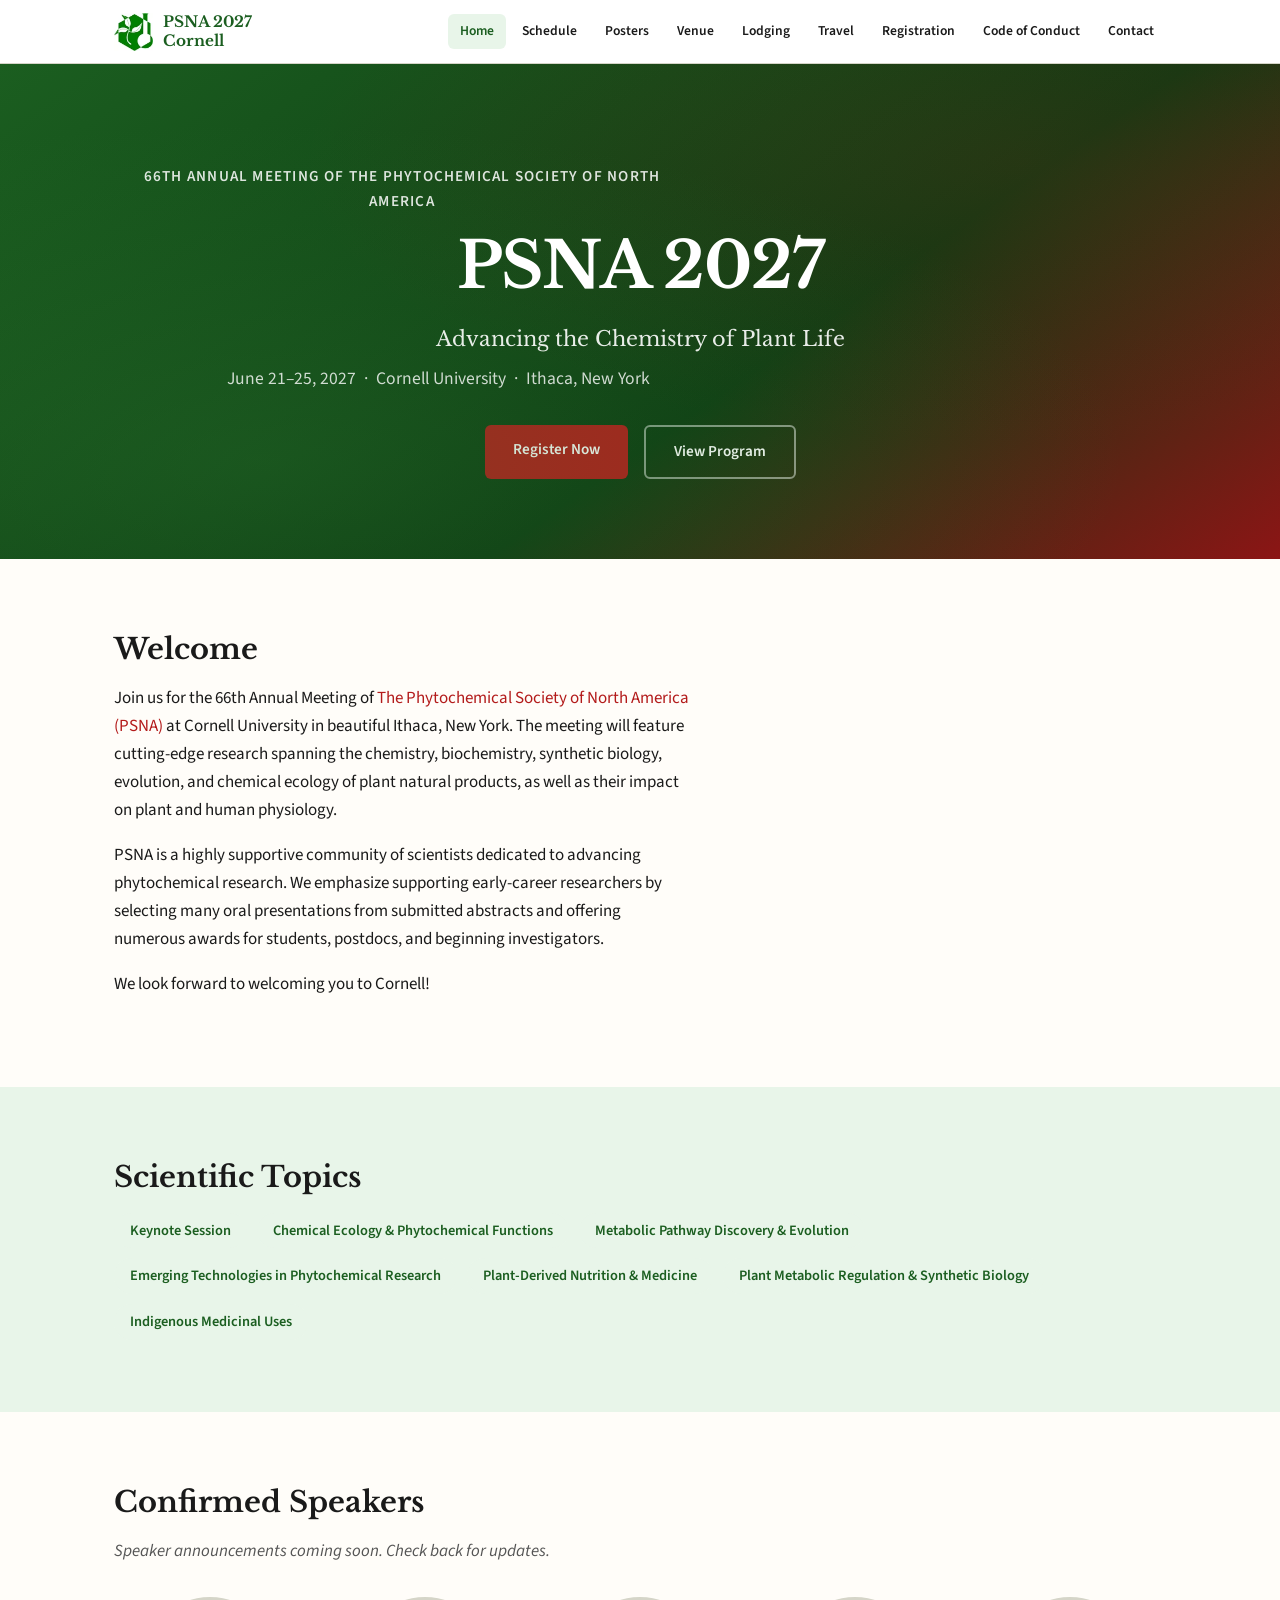
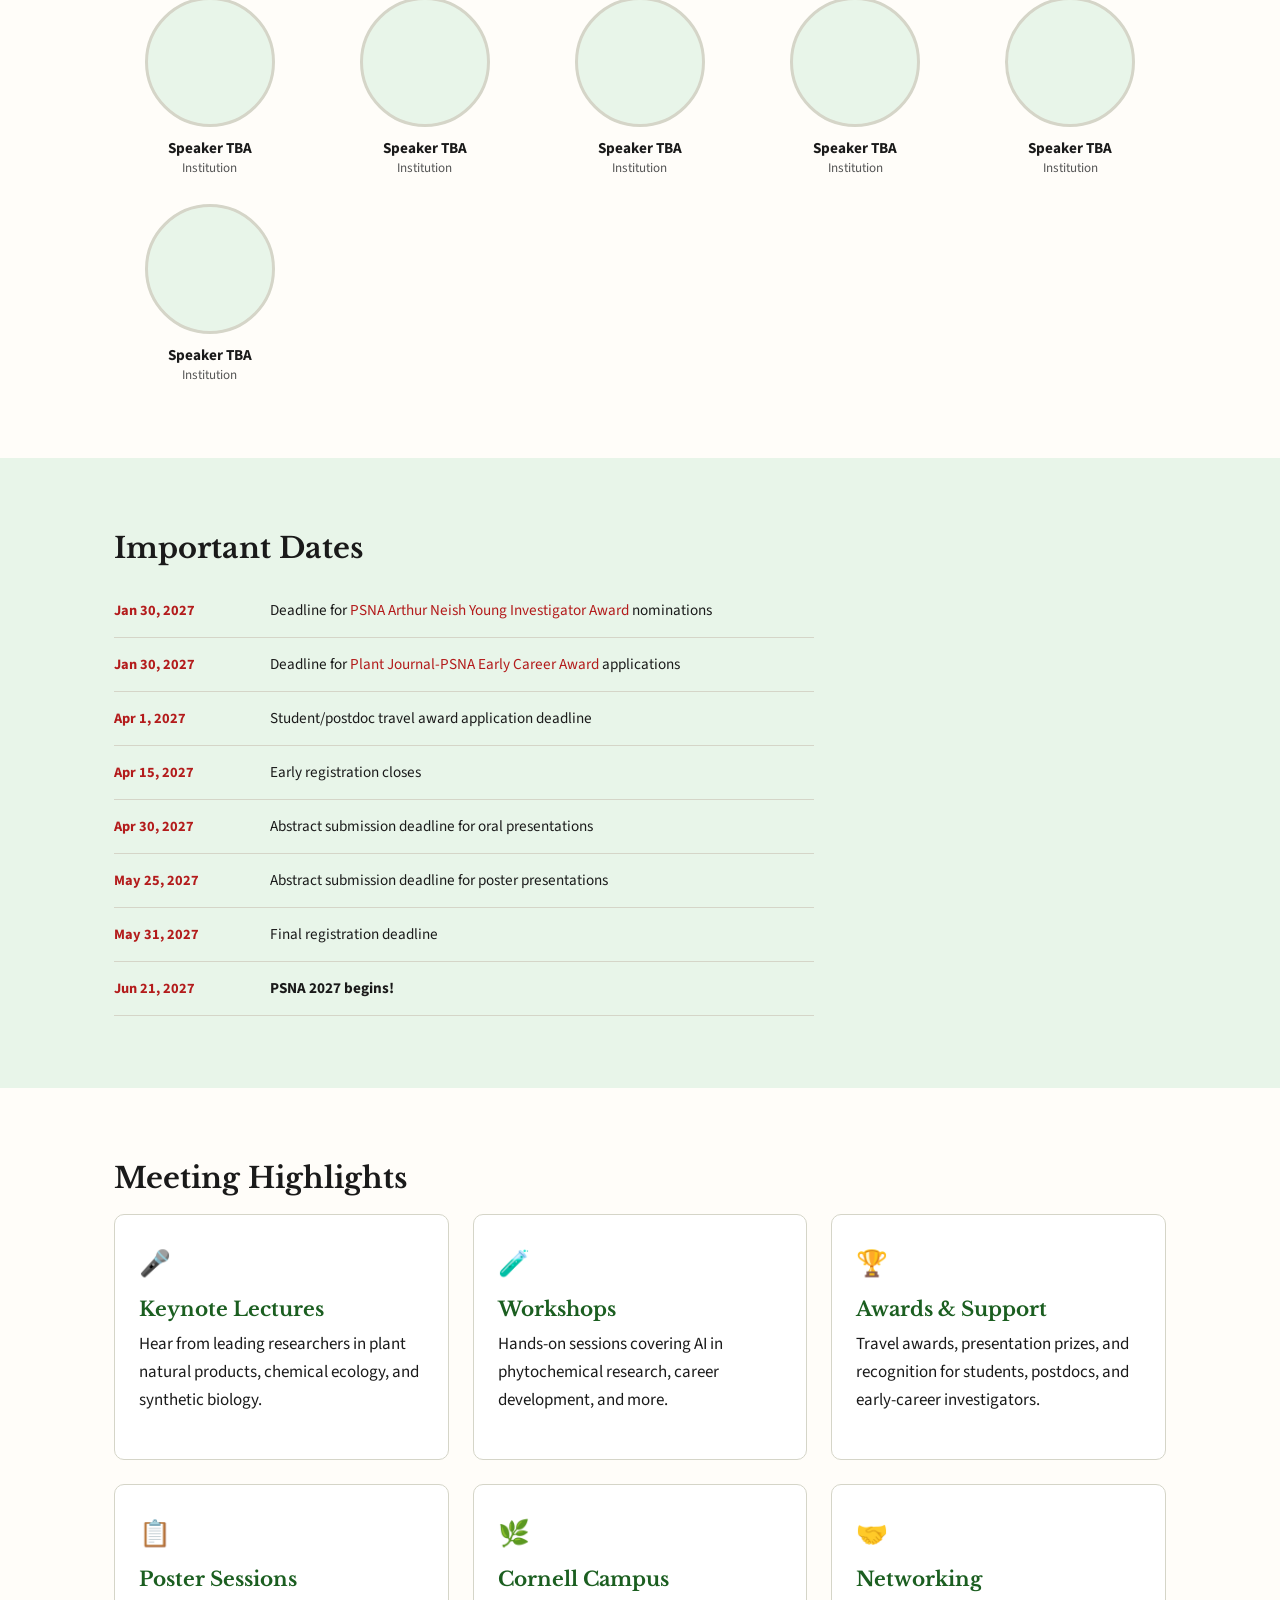
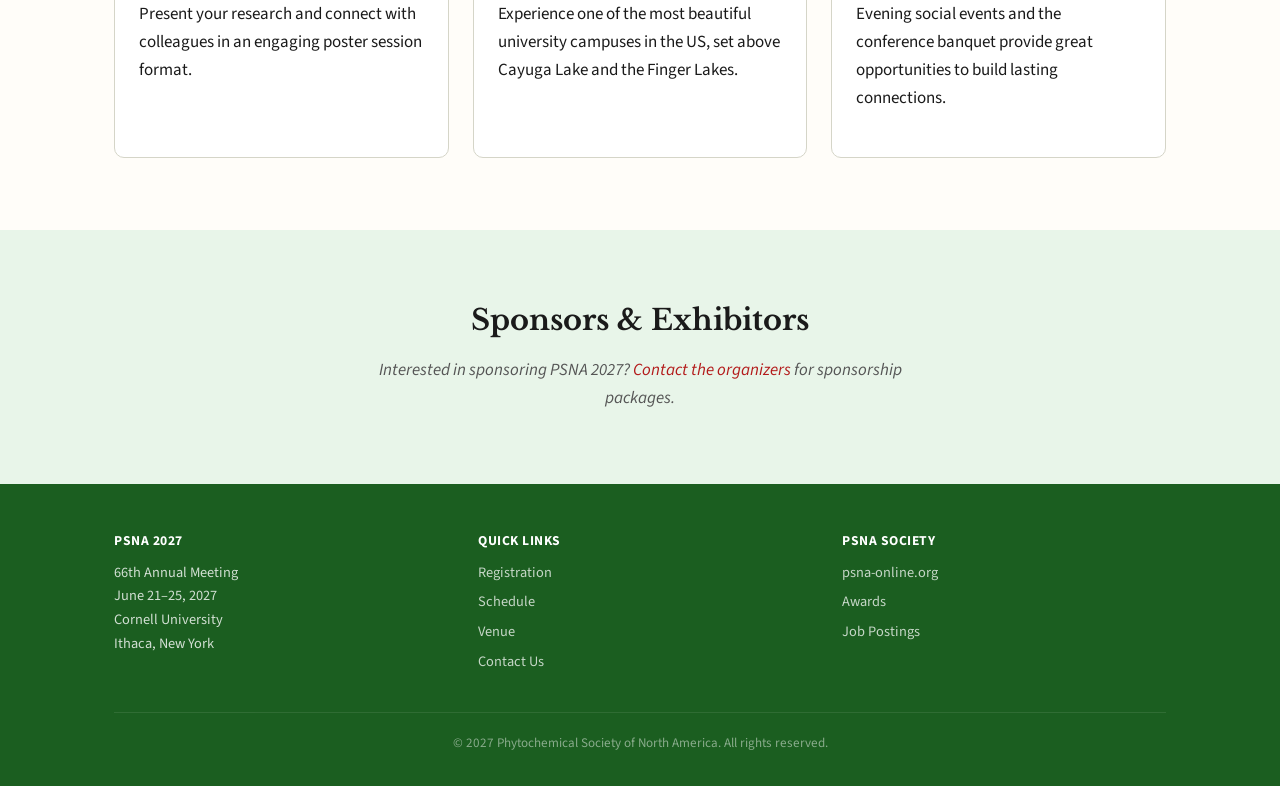
<file: index.html>
<!DOCTYPE html>
<html lang="en">
<head>
  <meta charset="UTF-8">
  <meta name="viewport" content="width=device-width, initial-scale=1.0">
  <title>PSNA 2027 @ Cornell</title>
  <meta name="description" content="66th Annual Meeting of the Phytochemical Society of North America, June 21–25, 2027, Cornell University, Ithaca NY">
  <link rel="preconnect" href="https://fonts.googleapis.com">
  <link href="https://fonts.googleapis.com/css2?family=Libre+Baskerville:ital,wght@0,400;0,700;1,400&family=Source+Sans+3:wght@400;600;700&display=swap" rel="stylesheet">
  <link rel="stylesheet" href="css/style.css">
</head>
<body>

<!-- Navigation -->
<nav class="site-nav">
  <div class="wrap">
    <a href="index.html" class="nav-brand">
      <img src="images/psna-logo.png" alt="PSNA Logo">
      <span>PSNA 2027<br>Cornell</span>
    </a>
    <button class="nav-toggle" aria-label="Menu" onclick="document.querySelector('.nav-links').classList.toggle('open')">
      <svg viewBox="0 0 24 24" fill="none" stroke-width="2" stroke-linecap="round"><line x1="3" y1="6" x2="21" y2="6"/><line x1="3" y1="12" x2="21" y2="12"/><line x1="3" y1="18" x2="21" y2="18"/></svg>
    </button>
    <ul class="nav-links">
      <li><a href="index.html" class="active">Home</a></li>
      <li><a href="schedule.html">Schedule</a></li>
      <li><a href="posters.html">Posters</a></li>
      <li><a href="venue.html">Venue</a></li>
      <li><a href="lodging.html">Lodging</a></li>
      <li><a href="travel.html">Travel</a></li>
      <li><a href="registration.html">Registration</a></li>
      <li><a href="code-of-conduct.html">Code of Conduct</a></li>
      <li><a href="contact.html">Contact</a></li>
    </ul>
  </div>
</nav>

<!-- Hero -->
<header class="hero">
  <div class="wrap">
    <p class="overline">66th Annual Meeting of the Phytochemical Society of North America</p>
    <h1>PSNA 2027</h1>
    <p class="subtitle">Advancing the Chemistry of Plant Life</p>
    <p class="date-loc">June 21–25, 2027 &nbsp;·&nbsp; Cornell University &nbsp;·&nbsp; Ithaca, New York</p>
    <div class="cta-row">
      <a href="registration.html" class="btn btn--primary">Register Now</a>
      <a href="schedule.html" class="btn btn--outline">View Program</a>
    </div>
  </div>
</header>

<!-- Welcome -->
<section class="section">
  <div class="wrap">
    <h2>Welcome</h2>
    <p>
      Join us for the 66th Annual Meeting of
      <a href="https://psna-online.org/" target="_blank">The Phytochemical Society of North America (PSNA)</a>
      at Cornell University in beautiful Ithaca, New York. The meeting will feature cutting-edge research spanning the chemistry, biochemistry, synthetic biology, evolution, and chemical ecology of plant natural products, as well as their impact on plant and human physiology.
    </p>
    <p>
      PSNA is a highly supportive community of scientists dedicated to advancing phytochemical research. We emphasize supporting early-career researchers by selecting many oral presentations from submitted abstracts and offering numerous awards for students, postdocs, and beginning investigators.
    </p>
    <p>
      We look forward to welcoming you to Cornell!
    </p>
  </div>
</section>

<!-- Scientific Topics -->
<section class="section section--alt">
  <div class="wrap">
    <h2>Scientific Topics</h2>
    <ul class="pill-list">
      <li>Keynote Session</li>
      <li>Chemical Ecology &amp; Phytochemical Functions</li>
      <li>Metabolic Pathway Discovery &amp; Evolution</li>
      <li>Emerging Technologies in Phytochemical Research</li>
      <li>Plant-Derived Nutrition &amp; Medicine</li>
      <li>Plant Metabolic Regulation &amp; Synthetic Biology</li>
      <li>Indigenous Medicinal Uses</li>
    </ul>
  </div>
</section>

<!-- Confirmed Speakers (placeholder) -->
<section class="section">
  <div class="wrap">
    <h2>Confirmed Speakers</h2>
    <p style="color:var(--text-light); font-style:italic; margin-bottom:32px;">Speaker announcements coming soon. Check back for updates.</p>
    <div class="speaker-grid">
      <div class="speaker">
        <div class="speaker-photo"></div>
        <h4>Speaker TBA</h4>
        <p>Institution</p>
      </div>
      <div class="speaker">
        <div class="speaker-photo"></div>
        <h4>Speaker TBA</h4>
        <p>Institution</p>
      </div>
      <div class="speaker">
        <div class="speaker-photo"></div>
        <h4>Speaker TBA</h4>
        <p>Institution</p>
      </div>
      <div class="speaker">
        <div class="speaker-photo"></div>
        <h4>Speaker TBA</h4>
        <p>Institution</p>
      </div>
      <div class="speaker">
        <div class="speaker-photo"></div>
        <h4>Speaker TBA</h4>
        <p>Institution</p>
      </div>
      <div class="speaker">
        <div class="speaker-photo"></div>
        <h4>Speaker TBA</h4>
        <p>Institution</p>
      </div>
    </div>
  </div>
</section>

<!-- Important Dates -->
<section class="section section--alt">
  <div class="wrap">
    <h2>Important Dates</h2>
    <ul class="date-list">
      <li>
        <span class="dl-date">Jan 30, 2027</span>
        <span class="dl-desc">Deadline for <a href="https://www.psna-online.org/awards" target="_blank">PSNA Arthur Neish Young Investigator Award</a> nominations</span>
      </li>
      <li>
        <span class="dl-date">Jan 30, 2027</span>
        <span class="dl-desc">Deadline for <a href="https://www.psna-online.org/awards" target="_blank">Plant Journal-PSNA Early Career Award</a> applications</span>
      </li>
      <li>
        <span class="dl-date">Apr 1, 2027</span>
        <span class="dl-desc">Student/postdoc travel award application deadline</span>
      </li>
      <li>
        <span class="dl-date">Apr 15, 2027</span>
        <span class="dl-desc">Early registration closes</span>
      </li>
      <li>
        <span class="dl-date">Apr 30, 2027</span>
        <span class="dl-desc">Abstract submission deadline for oral presentations</span>
      </li>
      <li>
        <span class="dl-date">May 25, 2027</span>
        <span class="dl-desc">Abstract submission deadline for poster presentations</span>
      </li>
      <li>
        <span class="dl-date">May 31, 2027</span>
        <span class="dl-desc">Final registration deadline</span>
      </li>
      <li>
        <span class="dl-date">Jun 21, 2027</span>
        <span class="dl-desc"><strong>PSNA 2027 begins!</strong></span>
      </li>
    </ul>
  </div>
</section>

<!-- Highlights -->
<section class="section">
  <div class="wrap">
    <h2>Meeting Highlights</h2>
    <div class="card-grid">
      <div class="card">
        <span class="icon">🎤</span>
        <h3>Keynote Lectures</h3>
        <p>Hear from leading researchers in plant natural products, chemical ecology, and synthetic biology.</p>
      </div>
      <div class="card">
        <span class="icon">🧪</span>
        <h3>Workshops</h3>
        <p>Hands-on sessions covering AI in phytochemical research, career development, and more.</p>
      </div>
      <div class="card">
        <span class="icon">🏆</span>
        <h3>Awards &amp; Support</h3>
        <p>Travel awards, presentation prizes, and recognition for students, postdocs, and early-career investigators.</p>
      </div>
      <div class="card">
        <span class="icon">📋</span>
        <h3>Poster Sessions</h3>
        <p>Present your research and connect with colleagues in an engaging poster session format.</p>
      </div>
      <div class="card">
        <span class="icon">🌿</span>
        <h3>Cornell Campus</h3>
        <p>Experience one of the most beautiful university campuses in the US, set above Cayuga Lake and the Finger Lakes.</p>
      </div>
      <div class="card">
        <span class="icon">🤝</span>
        <h3>Networking</h3>
        <p>Evening social events and the conference banquet provide great opportunities to build lasting connections.</p>
      </div>
    </div>
  </div>
</section>

<!-- Sponsors placeholder -->
<section class="section section--alt">
  <div class="wrap" style="text-align:center;">
    <h2>Sponsors &amp; Exhibitors</h2>
    <p style="color:var(--text-light); font-style:italic; margin: 0 auto;">
      Interested in sponsoring PSNA 2027? <a href="contact.html">Contact the organizers</a> for sponsorship packages.
    </p>
  </div>
</section>

<!-- Footer -->
<footer class="site-footer">
  <div class="wrap">
    <div class="footer-grid">
      <div>
        <h4>PSNA 2027</h4>
        <p>66th Annual Meeting<br>June 21–25, 2027<br>Cornell University<br>Ithaca, New York</p>
      </div>
      <div>
        <h4>Quick Links</h4>
        <ul class="footer-links">
          <li><a href="registration.html">Registration</a></li>
          <li><a href="schedule.html">Schedule</a></li>
          <li><a href="venue.html">Venue</a></li>
          <li><a href="contact.html">Contact Us</a></li>
        </ul>
      </div>
      <div>
        <h4>PSNA Society</h4>
        <ul class="footer-links">
          <li><a href="https://psna-online.org/" target="_blank">psna-online.org</a></li>
          <li><a href="https://www.psna-online.org/awards" target="_blank">Awards</a></li>
          <li><a href="https://www.psna-online.org/career" target="_blank">Job Postings</a></li>
        </ul>
      </div>
    </div>
    <div class="footer-bottom">
      &copy; 2027 Phytochemical Society of North America. All rights reserved.
    </div>
  </div>
</footer>

</body>
</html>
</file>
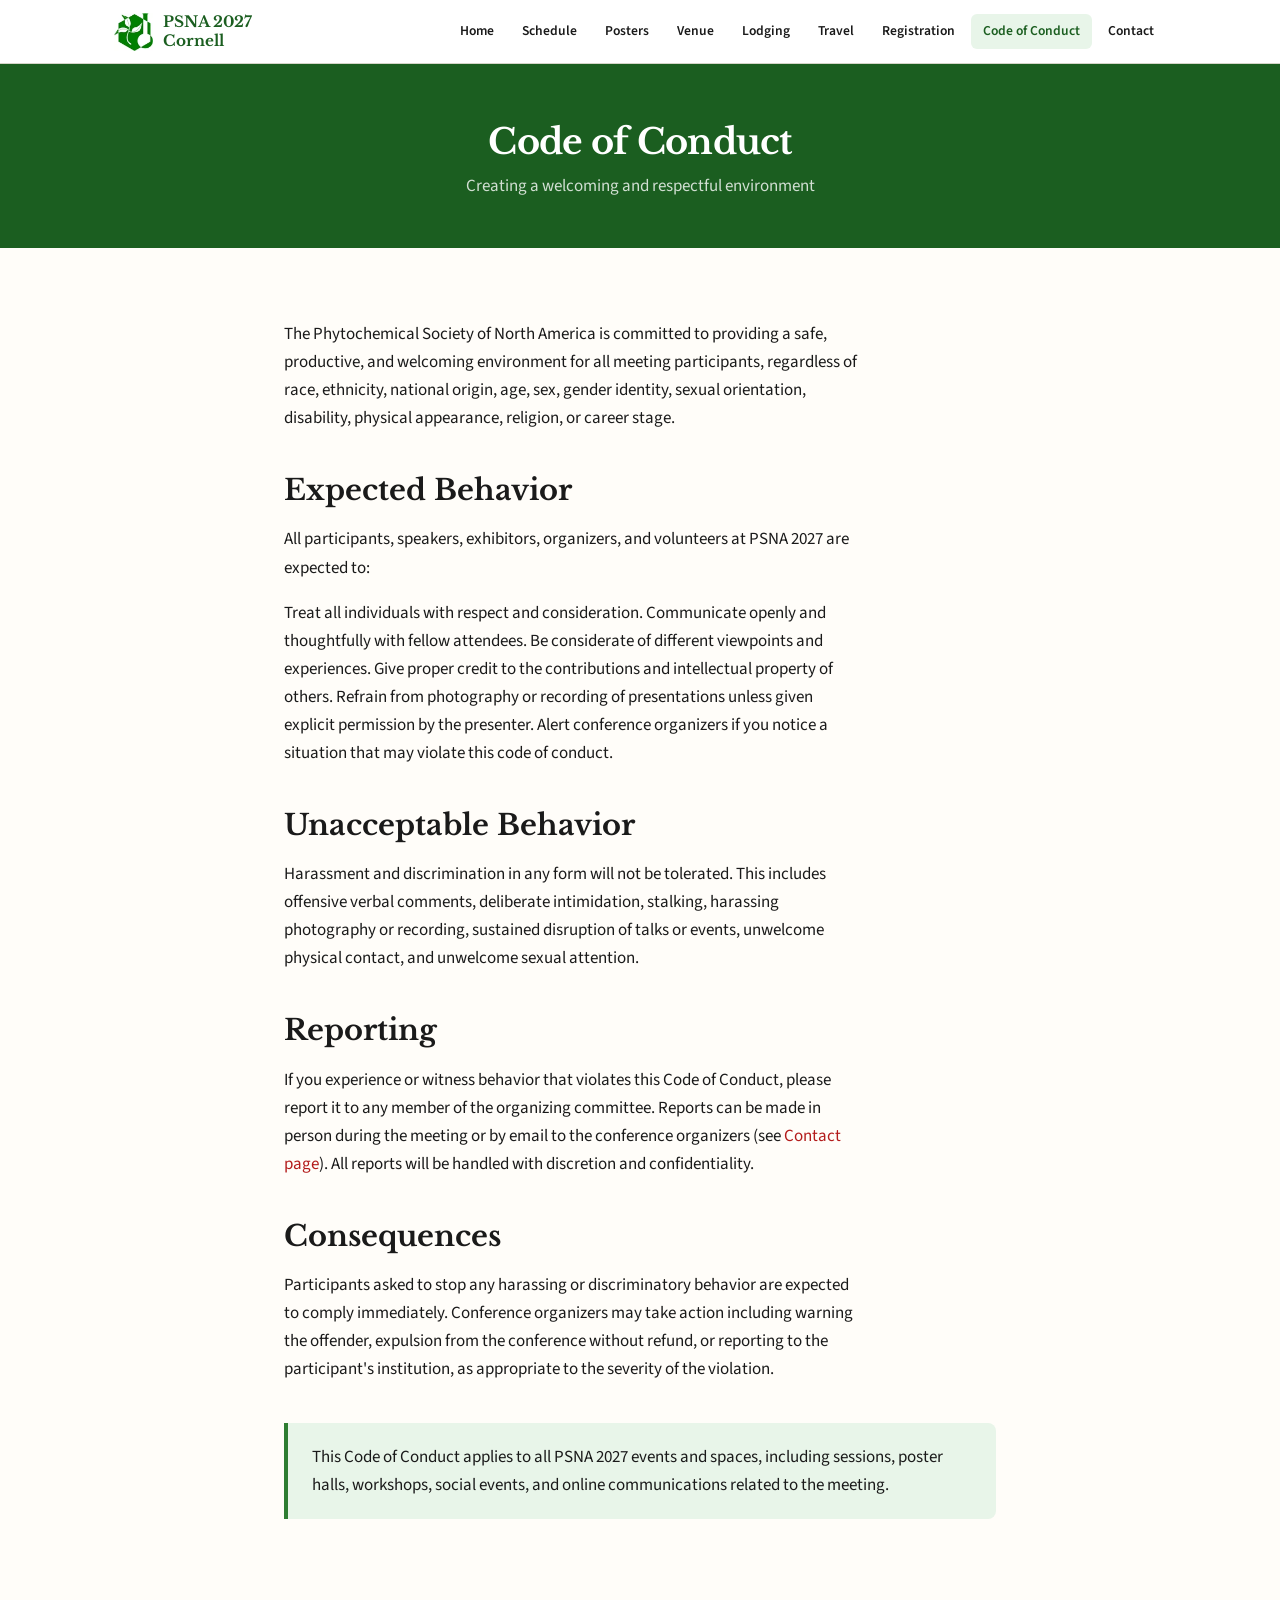
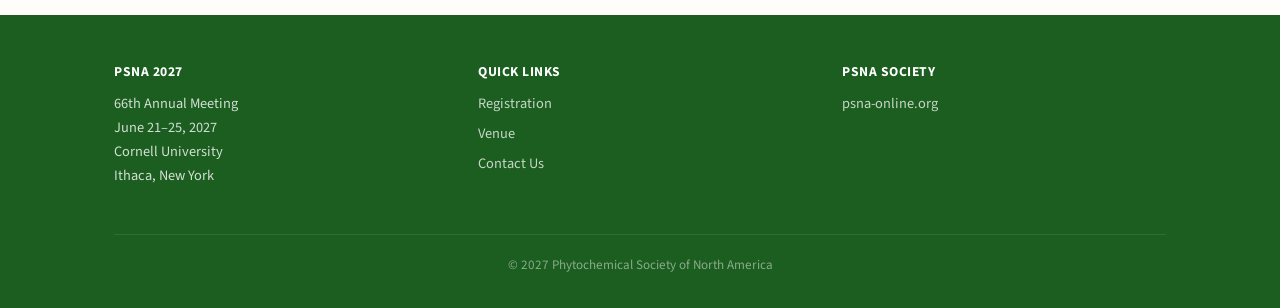
<file: code-of-conduct.html>
<!DOCTYPE html>
<html lang="en">
<head>
  <meta charset="UTF-8">
  <meta name="viewport" content="width=device-width, initial-scale=1.0">
  <title>Code of Conduct – PSNA 2027 @ Cornell</title>
  <link rel="preconnect" href="https://fonts.googleapis.com">
  <link href="https://fonts.googleapis.com/css2?family=Libre+Baskerville:ital,wght@0,400;0,700;1,400&family=Source+Sans+3:wght@400;600;700&display=swap" rel="stylesheet">
  <link rel="stylesheet" href="css/style.css">
</head>
<body>

<nav class="site-nav">
  <div class="wrap">
    <a href="index.html" class="nav-brand"><img src="images/psna-logo.png" alt="PSNA Logo"><span>PSNA 2027<br>Cornell</span></a>
    <button class="nav-toggle" aria-label="Menu" onclick="document.querySelector('.nav-links').classList.toggle('open')">
      <svg viewBox="0 0 24 24" fill="none" stroke-width="2" stroke-linecap="round"><line x1="3" y1="6" x2="21" y2="6"/><line x1="3" y1="12" x2="21" y2="12"/><line x1="3" y1="18" x2="21" y2="18"/></svg>
    </button>
    <ul class="nav-links">
      <li><a href="index.html">Home</a></li><li><a href="schedule.html">Schedule</a></li><li><a href="posters.html">Posters</a></li>
      <li><a href="venue.html">Venue</a></li><li><a href="lodging.html">Lodging</a></li><li><a href="travel.html">Travel</a></li>
      <li><a href="registration.html">Registration</a></li><li><a href="code-of-conduct.html" class="active">Code of Conduct</a></li><li><a href="contact.html">Contact</a></li>
    </ul>
  </div>
</nav>

<header class="page-header">
  <div class="wrap">
    <h1>Code of Conduct</h1>
    <p>Creating a welcoming and respectful environment</p>
  </div>
</header>

<section class="section">
  <div class="wrap" style="max-width:760px;">
    <p>
      The Phytochemical Society of North America is committed to providing a safe, productive, and welcoming environment for all meeting participants, regardless of race, ethnicity, national origin, age, sex, gender identity, sexual orientation, disability, physical appearance, religion, or career stage.
    </p>

    <h2 style="margin-top:40px;">Expected Behavior</h2>
    <p>All participants, speakers, exhibitors, organizers, and volunteers at PSNA 2027 are expected to:</p>
    <p>
      Treat all individuals with respect and consideration. Communicate openly and thoughtfully with fellow attendees. Be considerate of different viewpoints and experiences. Give proper credit to the contributions and intellectual property of others. Refrain from photography or recording of presentations unless given explicit permission by the presenter. Alert conference organizers if you notice a situation that may violate this code of conduct.
    </p>

    <h2 style="margin-top:40px;">Unacceptable Behavior</h2>
    <p>
      Harassment and discrimination in any form will not be tolerated. This includes offensive verbal comments, deliberate intimidation, stalking, harassing photography or recording, sustained disruption of talks or events, unwelcome physical contact, and unwelcome sexual attention.
    </p>

    <h2 style="margin-top:40px;">Reporting</h2>
    <p>
      If you experience or witness behavior that violates this Code of Conduct, please report it to any member of the organizing committee. Reports can be made in person during the meeting or by email to the conference organizers (see <a href="contact.html">Contact page</a>). All reports will be handled with discretion and confidentiality.
    </p>

    <h2 style="margin-top:40px;">Consequences</h2>
    <p>
      Participants asked to stop any harassing or discriminatory behavior are expected to comply immediately. Conference organizers may take action including warning the offender, expulsion from the conference without refund, or reporting to the participant's institution, as appropriate to the severity of the violation.
    </p>

    <div class="info-box" style="margin-top:40px;">
      This Code of Conduct applies to all PSNA 2027 events and spaces, including sessions, poster halls, workshops, social events, and online communications related to the meeting.
    </div>
  </div>
</section>

<footer class="site-footer">
  <div class="wrap">
    <div class="footer-grid">
      <div><h4>PSNA 2027</h4><p>66th Annual Meeting<br>June 21–25, 2027<br>Cornell University<br>Ithaca, New York</p></div>
      <div><h4>Quick Links</h4><ul class="footer-links"><li><a href="registration.html">Registration</a></li><li><a href="venue.html">Venue</a></li><li><a href="contact.html">Contact Us</a></li></ul></div>
      <div><h4>PSNA Society</h4><ul class="footer-links"><li><a href="https://psna-online.org/" target="_blank">psna-online.org</a></li></ul></div>
    </div>
    <div class="footer-bottom">&copy; 2027 Phytochemical Society of North America</div>
  </div>
</footer>

</body>
</html>
</file>
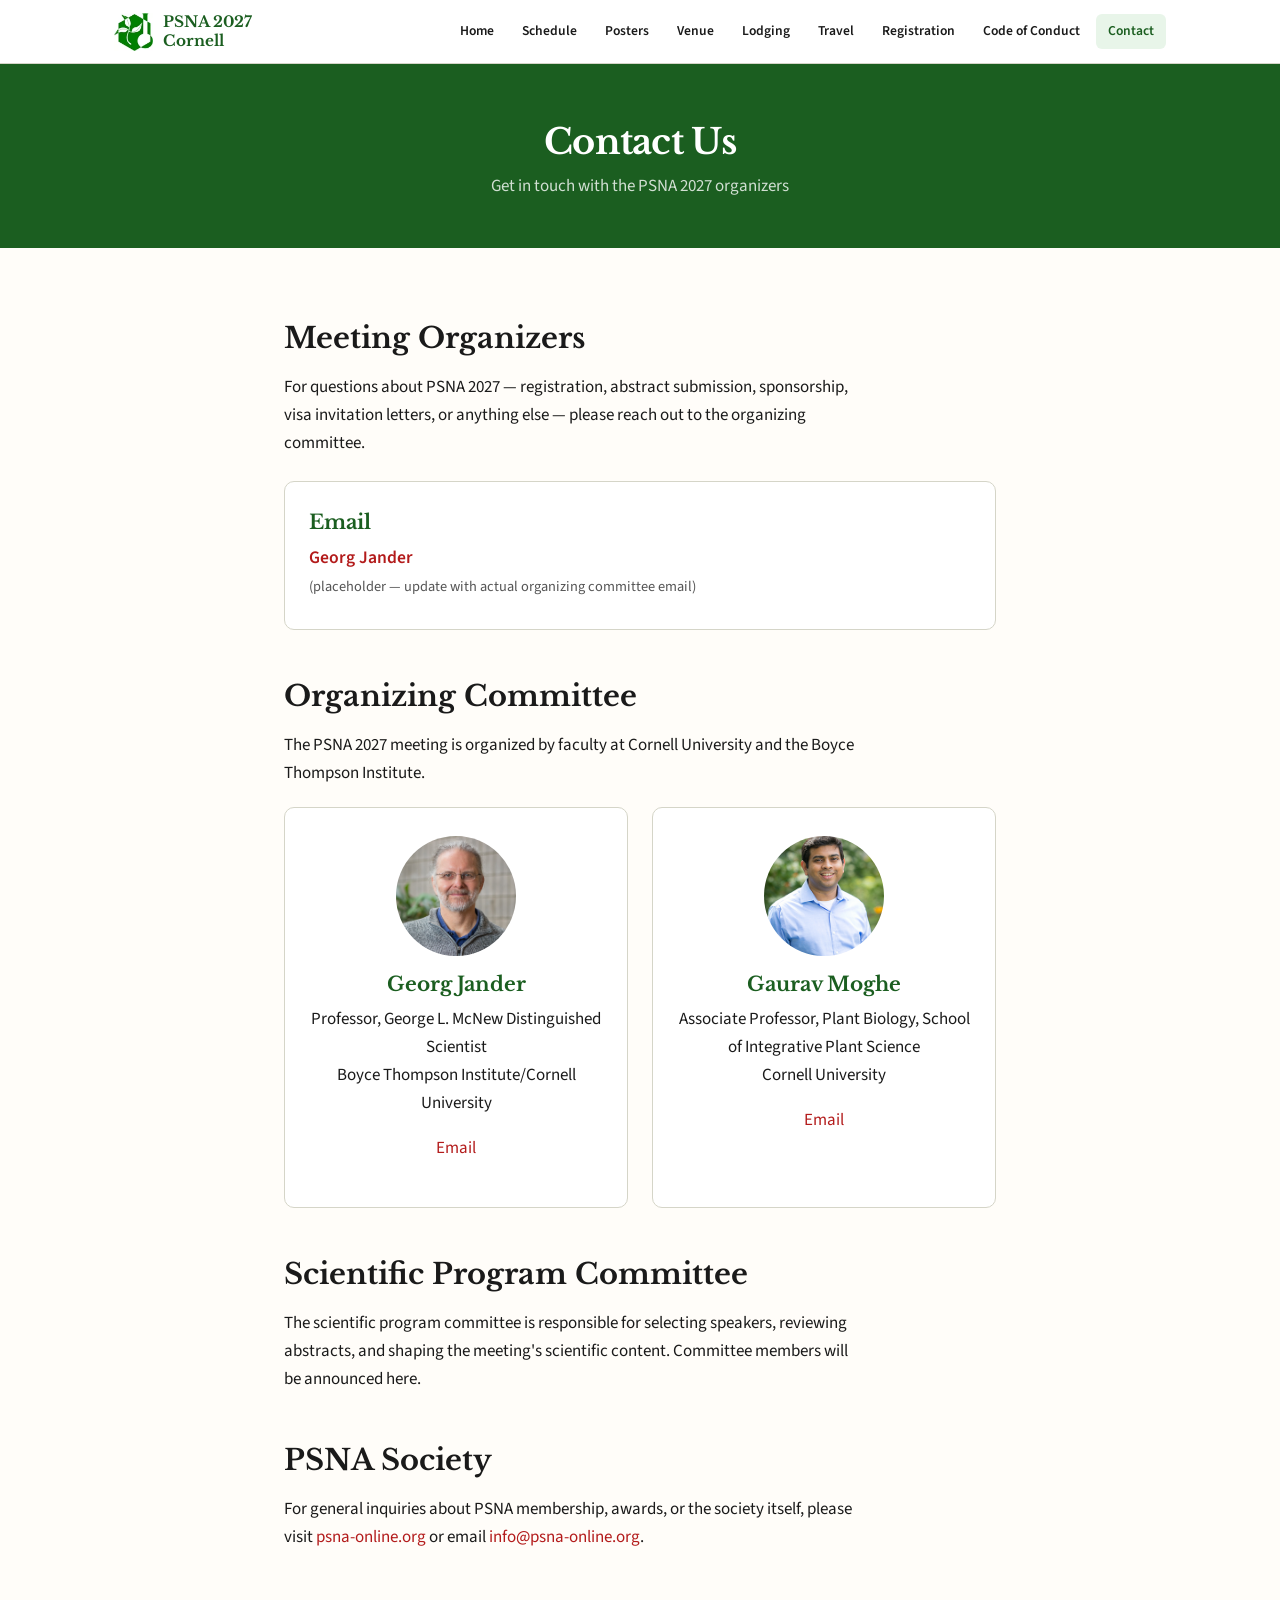
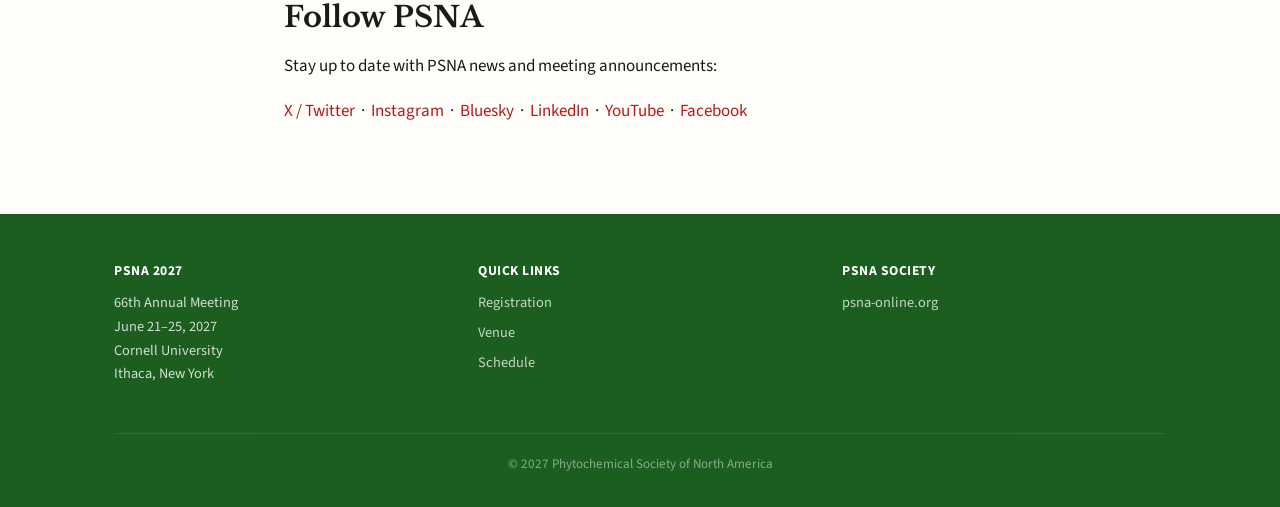
<file: contact.html>
<!DOCTYPE html>
<html lang="en">
<head>
  <meta charset="UTF-8">
  <meta name="viewport" content="width=device-width, initial-scale=1.0">
  <title>Contact – PSNA 2027 @ Cornell</title>
  <link rel="preconnect" href="https://fonts.googleapis.com">
  <link href="https://fonts.googleapis.com/css2?family=Libre+Baskerville:ital,wght@0,400;0,700;1,400&family=Source+Sans+3:wght@400;600;700&display=swap" rel="stylesheet">
  <link rel="stylesheet" href="css/style.css">
</head>
<body>

<nav class="site-nav">
  <div class="wrap">
    <a href="index.html" class="nav-brand"><img src="images/psna-logo.png" alt="PSNA Logo"><span>PSNA 2027<br>Cornell</span></a>
    <button class="nav-toggle" aria-label="Menu" onclick="document.querySelector('.nav-links').classList.toggle('open')">
      <svg viewBox="0 0 24 24" fill="none" stroke-width="2" stroke-linecap="round"><line x1="3" y1="6" x2="21" y2="6"/><line x1="3" y1="12" x2="21" y2="12"/><line x1="3" y1="18" x2="21" y2="18"/></svg>
    </button>
    <ul class="nav-links">
      <li><a href="index.html">Home</a></li><li><a href="schedule.html">Schedule</a></li><li><a href="posters.html">Posters</a></li>
      <li><a href="venue.html">Venue</a></li><li><a href="lodging.html">Lodging</a></li><li><a href="travel.html">Travel</a></li>
      <li><a href="registration.html">Registration</a></li><li><a href="code-of-conduct.html">Code of Conduct</a></li><li><a href="contact.html" class="active">Contact</a></li>
    </ul>
  </div>
</nav>

<header class="page-header">
  <div class="wrap">
    <h1>Contact Us</h1>
    <p>Get in touch with the PSNA 2027 organizers</p>
  </div>
</header>

<section class="section">
  <div class="wrap" style="max-width:760px;">
    <h2>Meeting Organizers</h2>
    <p>
      For questions about PSNA 2027 — registration, abstract submission, sponsorship, visa invitation letters, or anything else — please reach out to the organizing committee.
    </p>

    <div class="card" style="margin-top:24px;">
      <h3>Email</h3>
      <p style="margin-bottom:0;">
        <a href="mailto:gj32@cornell.edu" style="font-size:1.1rem; font-weight:600;">Georg Jander</a>
        <br><span style="font-size:.9rem; color:var(--text-light);">(placeholder — update with actual organizing committee email)</span>
      </p>
    </div>

    <h2 style="margin-top:48px;">Organizing Committee</h2>
    <p>
      The PSNA 2027 meeting is organized by faculty at Cornell University and the Boyce Thompson Institute. 
    </p>

    <div class="card-grid" style="margin-top:20px;">
        <div class="card" style="text-align:center;">
            <img src="images/organizer-jander.jpg" 
                 alt="Georg Jander" 
                 style="width:120px; height:120px; border-radius:50%; 
                        object-fit:cover; margin:0 auto 16px;">
            <h3>Georg Jander</h3>
            <p>Professor, George L. McNew Distinguished Scientist<br>Boyce Thompson Institute/Cornell University</p>
            <p><a href="mailto:gj32@cornell.edu">Email</a></p>
         </div>
      <div class="card" style="text-align:center;">
          <img src="images/organizer-moghe.jpg" 
               alt="Gaurav Moghe" 
               style="width:120px; height:120px; border-radius:50%; 
                      object-fit:cover; margin:0 auto 16px;">
          <h3>Gaurav Moghe</h3>
          <p>Associate Professor, Plant Biology, School of Integrative Plant Science<br>Cornell University</p>
          <p><a href="mailto:gdm67@cornell.edu">Email</a></p>
        </div>
    </div>

    <h2 style="margin-top:48px;">Scientific Program Committee</h2>
    <p>
      The scientific program committee is responsible for selecting speakers, reviewing abstracts, and shaping the meeting's scientific content. Committee members will be announced here.
    </p>

    <h2 style="margin-top:48px;">PSNA Society</h2>
    <p>
      For general inquiries about PSNA membership, awards, or the society itself, please visit
      <a href="https://psna-online.org/" target="_blank">psna-online.org</a> or email
      <a href="mailto:info@psna-online.org">info@psna-online.org</a>.
    </p>

    <h2 style="margin-top:48px;">Follow PSNA</h2>
    <p>
      Stay up to date with PSNA news and meeting announcements:
    </p>
    <p>
      <a href="https://x.com/psnaofficial" target="_blank">X / Twitter</a> &nbsp;·&nbsp;
      <a href="https://www.instagram.com/psna.official/" target="_blank">Instagram</a> &nbsp;·&nbsp;
      <a href="https://bsky.app/profile/psna-official.bsky.social" target="_blank">Bluesky</a> &nbsp;·&nbsp;
      <a href="https://www.linkedin.com/company/phytochemical-society-of-north-america/" target="_blank">LinkedIn</a> &nbsp;·&nbsp;
      <a href="https://www.youtube.com/@PSNA-online" target="_blank">YouTube</a> &nbsp;·&nbsp;
      <a href="https://www.facebook.com/groups/123656255036110/" target="_blank">Facebook</a>
    </p>
  </div>
</section>

<footer class="site-footer">
  <div class="wrap">
    <div class="footer-grid">
      <div><h4>PSNA 2027</h4><p>66th Annual Meeting<br>June 21–25, 2027<br>Cornell University<br>Ithaca, New York</p></div>
      <div><h4>Quick Links</h4><ul class="footer-links"><li><a href="registration.html">Registration</a></li><li><a href="venue.html">Venue</a></li><li><a href="schedule.html">Schedule</a></li></ul></div>
      <div><h4>PSNA Society</h4><ul class="footer-links"><li><a href="https://psna-online.org/" target="_blank">psna-online.org</a></li></ul></div>
    </div>
    <div class="footer-bottom">&copy; 2027 Phytochemical Society of North America</div>
  </div>
</footer>

</body>
</html>
</file>
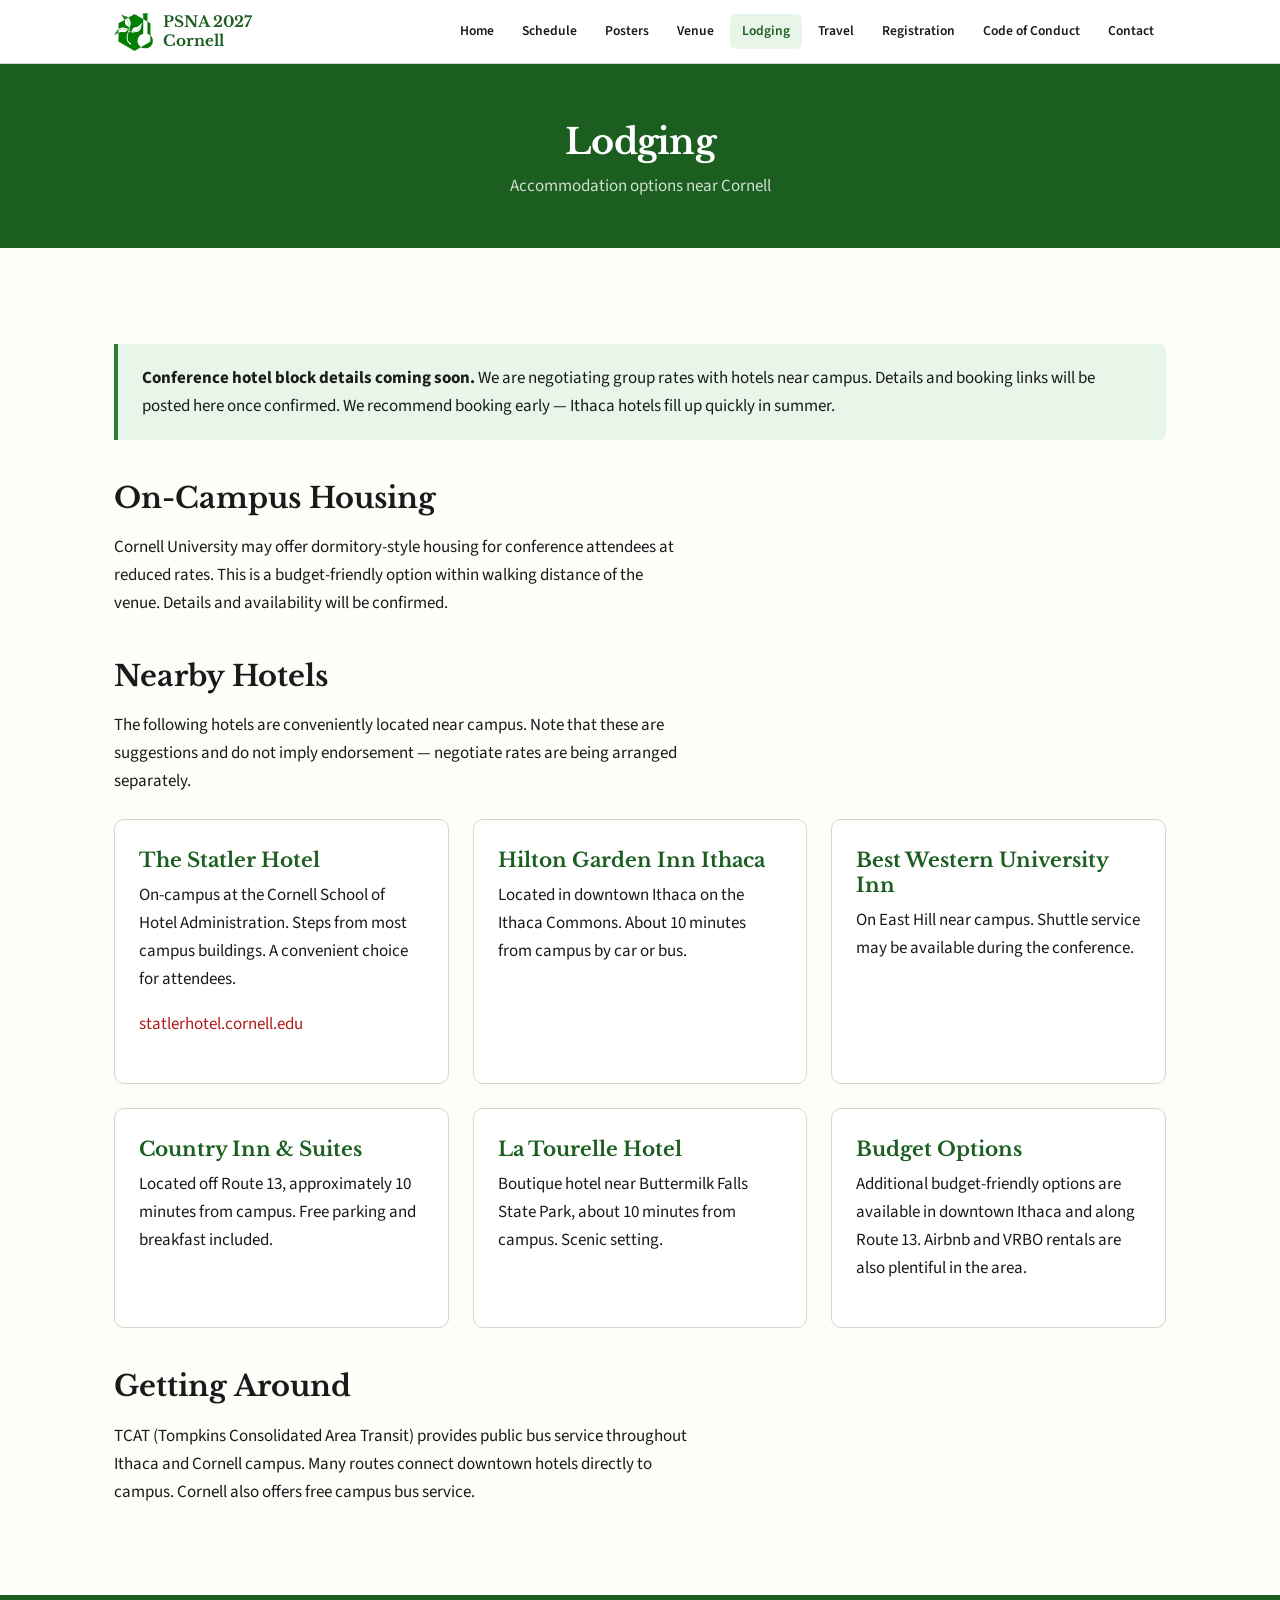
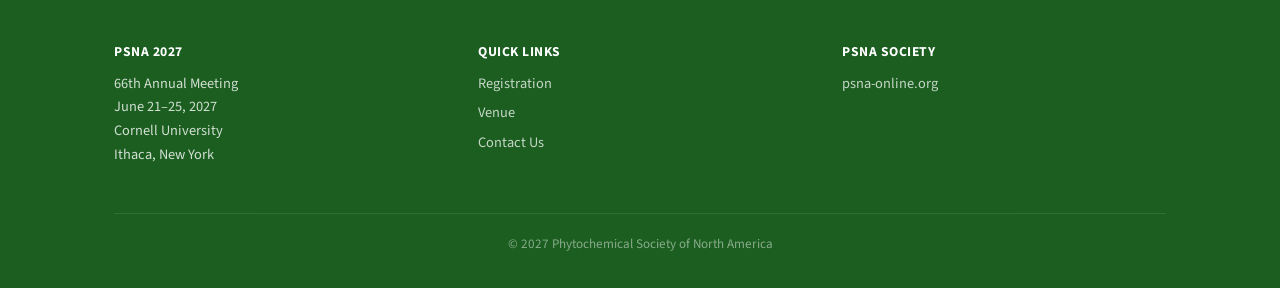
<file: lodging.html>
<!DOCTYPE html>
<html lang="en">
<head>
  <meta charset="UTF-8">
  <meta name="viewport" content="width=device-width, initial-scale=1.0">
  <title>Lodging – PSNA 2027 @ Cornell</title>
  <link rel="preconnect" href="https://fonts.googleapis.com">
  <link href="https://fonts.googleapis.com/css2?family=Libre+Baskerville:ital,wght@0,400;0,700;1,400&family=Source+Sans+3:wght@400;600;700&display=swap" rel="stylesheet">
  <link rel="stylesheet" href="css/style.css">
</head>
<body>

<nav class="site-nav">
  <div class="wrap">
    <a href="index.html" class="nav-brand"><img src="images/psna-logo.png" alt="PSNA Logo"><span>PSNA 2027<br>Cornell</span></a>
    <button class="nav-toggle" aria-label="Menu" onclick="document.querySelector('.nav-links').classList.toggle('open')">
      <svg viewBox="0 0 24 24" fill="none" stroke-width="2" stroke-linecap="round"><line x1="3" y1="6" x2="21" y2="6"/><line x1="3" y1="12" x2="21" y2="12"/><line x1="3" y1="18" x2="21" y2="18"/></svg>
    </button>
    <ul class="nav-links">
      <li><a href="index.html">Home</a></li><li><a href="schedule.html">Schedule</a></li><li><a href="posters.html">Posters</a></li>
      <li><a href="venue.html">Venue</a></li><li><a href="lodging.html" class="active">Lodging</a></li><li><a href="travel.html">Travel</a></li>
      <li><a href="registration.html">Registration</a></li><li><a href="code-of-conduct.html">Code of Conduct</a></li><li><a href="contact.html">Contact</a></li>
    </ul>
  </div>
</nav>

<header class="page-header">
  <div class="wrap">
    <h1>Lodging</h1>
    <p>Accommodation options near Cornell</p>
  </div>
</header>

<section class="section">
  <div class="wrap">
    <div class="info-box">
      <strong>Conference hotel block details coming soon.</strong> We are negotiating group rates with hotels near campus. Details and booking links will be posted here once confirmed. We recommend booking early — Ithaca hotels fill up quickly in summer.
    </div>

    <h2 style="margin-top:40px;">On-Campus Housing</h2>
    <p>
      Cornell University may offer dormitory-style housing for conference attendees at reduced rates. This is a budget-friendly option within walking distance of the venue. Details and availability will be confirmed.
    </p>

    <h2 style="margin-top:40px;">Nearby Hotels</h2>
    <p>The following hotels are conveniently located near campus. Note that these are suggestions and do not imply endorsement — negotiate rates are being arranged separately.</p>

    <div class="card-grid" style="margin-top:24px;">
      <div class="card">
        <h3>The Statler Hotel</h3>
        <p>On-campus at the Cornell School of Hotel Administration. Steps from most campus buildings. A convenient choice for attendees.</p>
        <p><a href="https://statlerhotel.cornell.edu/" target="_blank">statlerhotel.cornell.edu</a></p>
      </div>
      <div class="card">
        <h3>Hilton Garden Inn Ithaca</h3>
        <p>Located in downtown Ithaca on the Ithaca Commons. About 10 minutes from campus by car or bus.</p>
      </div>
      <div class="card">
        <h3>Best Western University Inn</h3>
        <p>On East Hill near campus. Shuttle service may be available during the conference.</p>
      </div>
      <div class="card">
        <h3>Country Inn &amp; Suites</h3>
        <p>Located off Route 13, approximately 10 minutes from campus. Free parking and breakfast included.</p>
      </div>
      <div class="card">
        <h3>La Tourelle Hotel</h3>
        <p>Boutique hotel near Buttermilk Falls State Park, about 10 minutes from campus. Scenic setting.</p>
      </div>
      <div class="card">
        <h3>Budget Options</h3>
        <p>Additional budget-friendly options are available in downtown Ithaca and along Route 13. Airbnb and VRBO rentals are also plentiful in the area.</p>
      </div>
    </div>

    <h2 style="margin-top:40px;">Getting Around</h2>
    <p>
      TCAT (Tompkins Consolidated Area Transit) provides public bus service throughout Ithaca and Cornell campus. Many routes connect downtown hotels directly to campus. Cornell also offers free campus bus service.
    </p>
  </div>
</section>

<footer class="site-footer">
  <div class="wrap">
    <div class="footer-grid">
      <div><h4>PSNA 2027</h4><p>66th Annual Meeting<br>June 21–25, 2027<br>Cornell University<br>Ithaca, New York</p></div>
      <div><h4>Quick Links</h4><ul class="footer-links"><li><a href="registration.html">Registration</a></li><li><a href="venue.html">Venue</a></li><li><a href="contact.html">Contact Us</a></li></ul></div>
      <div><h4>PSNA Society</h4><ul class="footer-links"><li><a href="https://psna-online.org/" target="_blank">psna-online.org</a></li></ul></div>
    </div>
    <div class="footer-bottom">&copy; 2027 Phytochemical Society of North America</div>
  </div>
</footer>

</body>
</html>
</file>
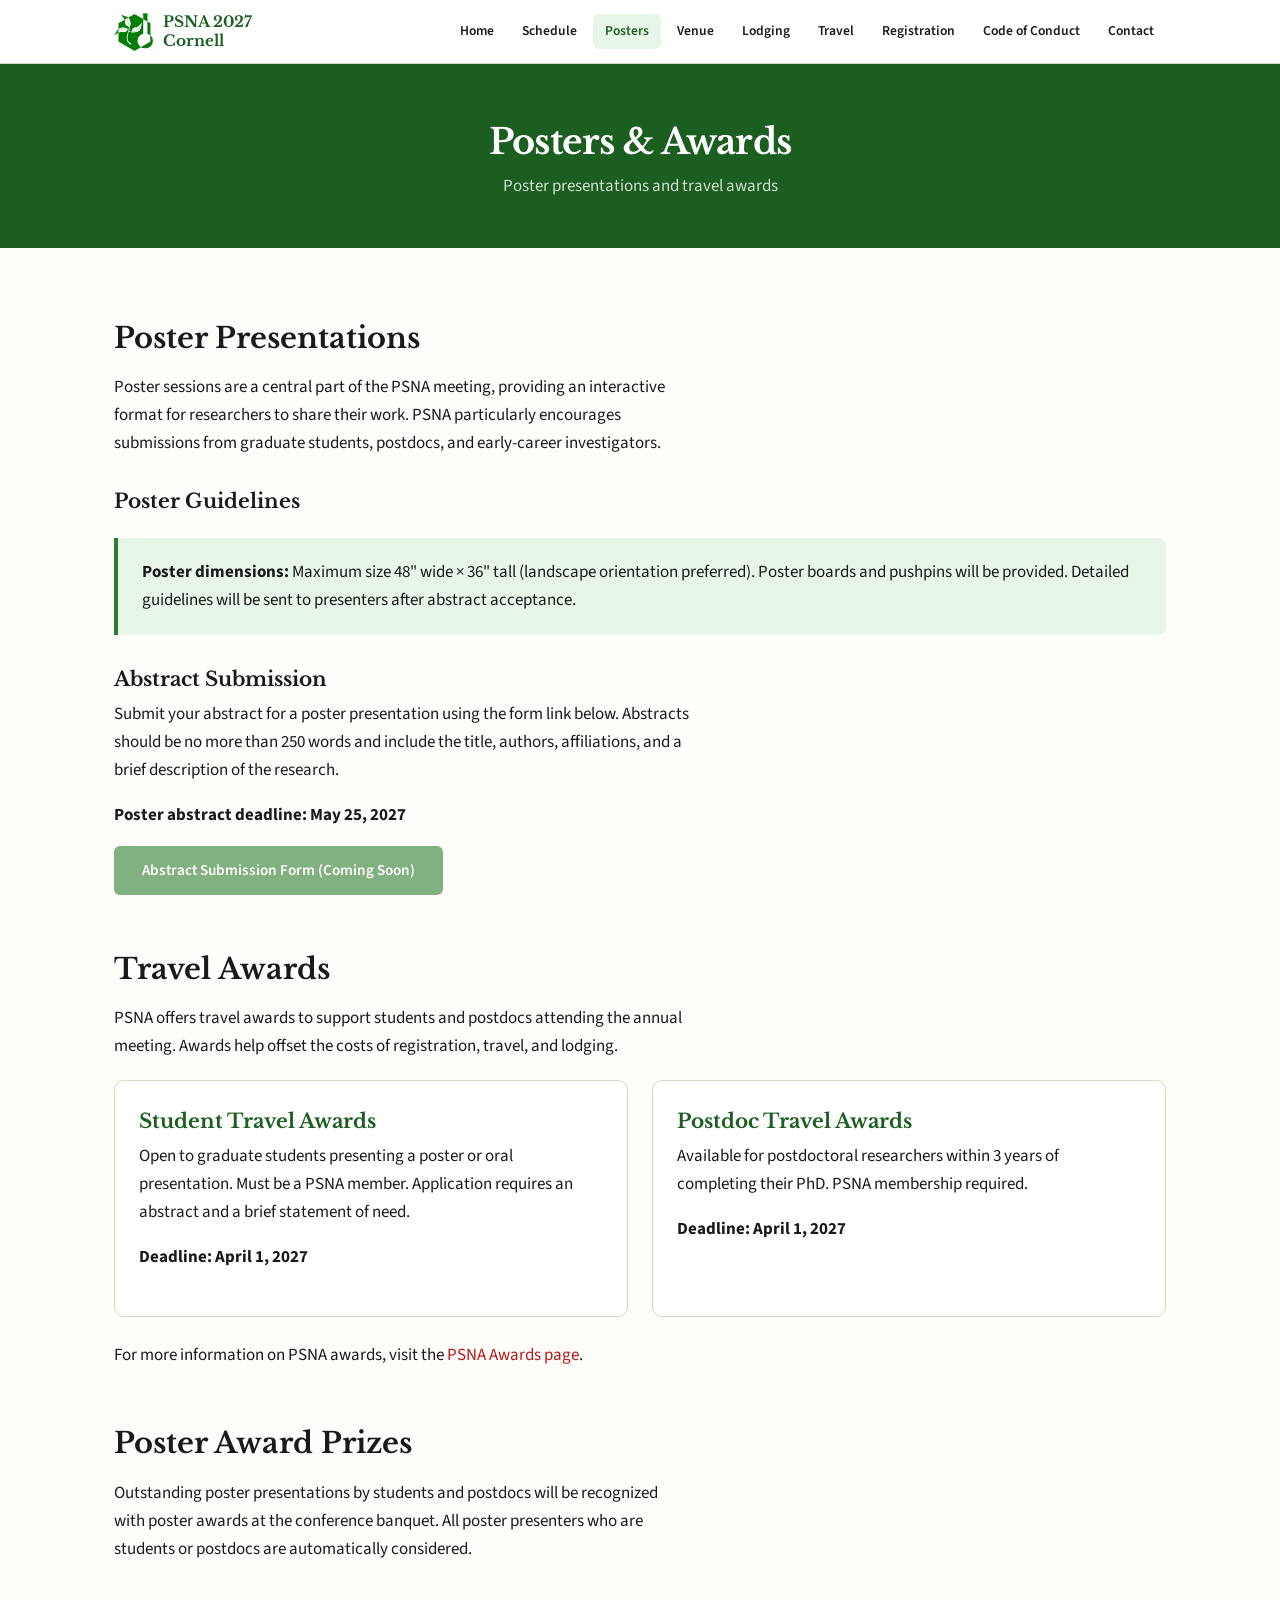
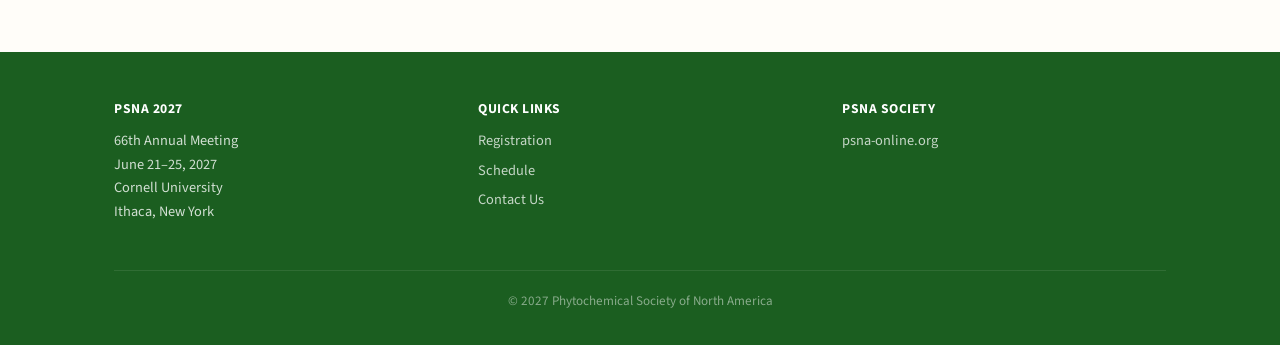
<file: posters.html>
<!DOCTYPE html>
<html lang="en">
<head>
  <meta charset="UTF-8">
  <meta name="viewport" content="width=device-width, initial-scale=1.0">
  <title>Posters – PSNA 2027 @ Cornell</title>
  <link rel="preconnect" href="https://fonts.googleapis.com">
  <link href="https://fonts.googleapis.com/css2?family=Libre+Baskerville:ital,wght@0,400;0,700;1,400&family=Source+Sans+3:wght@400;600;700&display=swap" rel="stylesheet">
  <link rel="stylesheet" href="css/style.css">
</head>
<body>

<nav class="site-nav">
  <div class="wrap">
    <a href="index.html" class="nav-brand"><img src="images/psna-logo.png" alt="PSNA Logo"><span>PSNA 2027<br>Cornell</span></a>
    <button class="nav-toggle" aria-label="Menu" onclick="document.querySelector('.nav-links').classList.toggle('open')">
      <svg viewBox="0 0 24 24" fill="none" stroke-width="2" stroke-linecap="round"><line x1="3" y1="6" x2="21" y2="6"/><line x1="3" y1="12" x2="21" y2="12"/><line x1="3" y1="18" x2="21" y2="18"/></svg>
    </button>
    <ul class="nav-links">
      <li><a href="index.html">Home</a></li><li><a href="schedule.html">Schedule</a></li><li><a href="posters.html" class="active">Posters</a></li>
      <li><a href="venue.html">Venue</a></li><li><a href="lodging.html">Lodging</a></li><li><a href="travel.html">Travel</a></li>
      <li><a href="registration.html">Registration</a></li><li><a href="code-of-conduct.html">Code of Conduct</a></li><li><a href="contact.html">Contact</a></li>
    </ul>
  </div>
</nav>

<header class="page-header">
  <div class="wrap">
    <h1>Posters &amp; Awards</h1>
    <p>Poster presentations and travel awards</p>
  </div>
</header>

<section class="section">
  <div class="wrap">
    <h2>Poster Presentations</h2>
    <p>
      Poster sessions are a central part of the PSNA meeting, providing an interactive format for researchers to share their work. PSNA particularly encourages submissions from graduate students, postdocs, and early-career investigators.
    </p>

    <h3 style="margin-top:32px;">Poster Guidelines</h3>
    <div class="info-box">
      <strong>Poster dimensions:</strong> Maximum size 48" wide × 36" tall (landscape orientation preferred). Poster boards and pushpins will be provided. Detailed guidelines will be sent to presenters after abstract acceptance.
    </div>

    <h3 style="margin-top:32px;">Abstract Submission</h3>
    <p>
      Submit your abstract for a poster presentation using the form link below. Abstracts should be no more than 250 words and include the title, authors, affiliations, and a brief description of the research.
    </p>
    <p>
      <strong>Poster abstract deadline: May 25, 2027</strong>
    </p>
    <p style="margin-top:16px;">
      <a href="#" class="btn btn--green" style="pointer-events:none; opacity:.6;">Abstract Submission Form (Coming Soon)</a>
    </p>

    <h2 style="margin-top:56px;">Travel Awards</h2>
    <p>
      PSNA offers travel awards to support students and postdocs attending the annual meeting. Awards help offset the costs of registration, travel, and lodging.
    </p>
    <div class="card-grid" style="margin-top:20px;">
      <div class="card">
        <h3>Student Travel Awards</h3>
        <p>Open to graduate students presenting a poster or oral presentation. Must be a PSNA member. Application requires an abstract and a brief statement of need.</p>
        <p><strong>Deadline: April 1, 2027</strong></p>
      </div>
      <div class="card">
        <h3>Postdoc Travel Awards</h3>
        <p>Available for postdoctoral researchers within 3 years of completing their PhD. PSNA membership required.</p>
        <p><strong>Deadline: April 1, 2027</strong></p>
      </div>
    </div>
    <p style="margin-top:24px;">
      For more information on PSNA awards, visit the <a href="https://www.psna-online.org/awards" target="_blank">PSNA Awards page</a>.
    </p>

    <h2 style="margin-top:56px;">Poster Award Prizes</h2>
    <p>
      Outstanding poster presentations by students and postdocs will be recognized with poster awards at the conference banquet. All poster presenters who are students or postdocs are automatically considered.
    </p>
  </div>
</section>

<footer class="site-footer">
  <div class="wrap">
    <div class="footer-grid">
      <div><h4>PSNA 2027</h4><p>66th Annual Meeting<br>June 21–25, 2027<br>Cornell University<br>Ithaca, New York</p></div>
      <div><h4>Quick Links</h4><ul class="footer-links"><li><a href="registration.html">Registration</a></li><li><a href="schedule.html">Schedule</a></li><li><a href="contact.html">Contact Us</a></li></ul></div>
      <div><h4>PSNA Society</h4><ul class="footer-links"><li><a href="https://psna-online.org/" target="_blank">psna-online.org</a></li></ul></div>
    </div>
    <div class="footer-bottom">&copy; 2027 Phytochemical Society of North America</div>
  </div>
</footer>

</body>
</html>
</file>
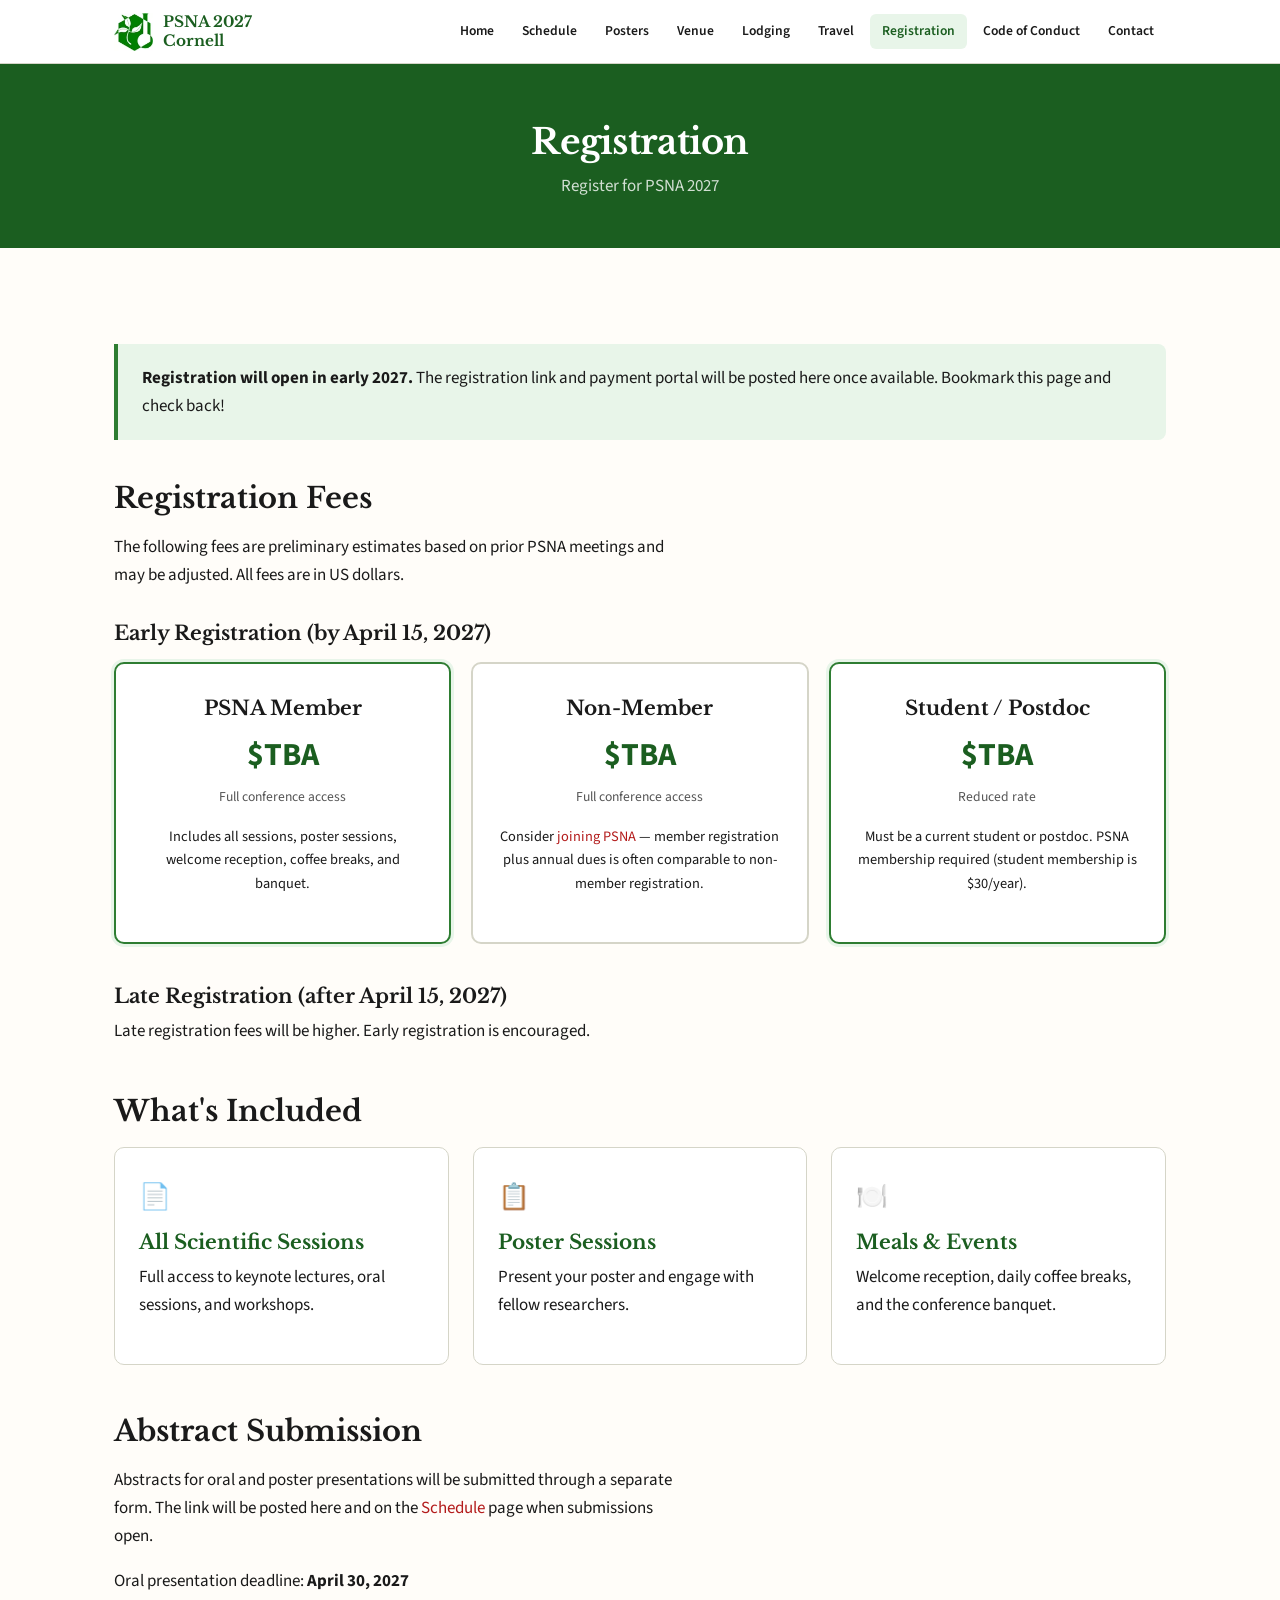
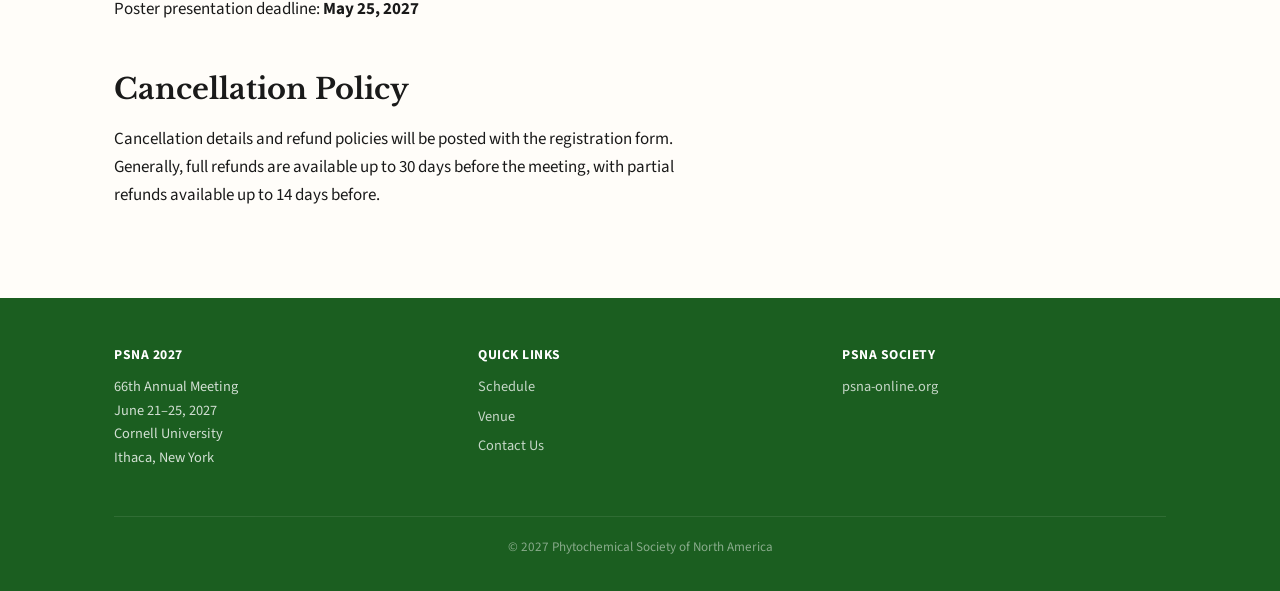
<file: registration.html>
<!DOCTYPE html>
<html lang="en">
<head>
  <meta charset="UTF-8">
  <meta name="viewport" content="width=device-width, initial-scale=1.0">
  <title>Registration – PSNA 2027 @ Cornell</title>
  <link rel="preconnect" href="https://fonts.googleapis.com">
  <link href="https://fonts.googleapis.com/css2?family=Libre+Baskerville:ital,wght@0,400;0,700;1,400&family=Source+Sans+3:wght@400;600;700&display=swap" rel="stylesheet">
  <link rel="stylesheet" href="css/style.css">
</head>
<body>

<nav class="site-nav">
  <div class="wrap">
    <a href="index.html" class="nav-brand"><img src="images/psna-logo.png" alt="PSNA Logo"><span>PSNA 2027<br>Cornell</span></a>
    <button class="nav-toggle" aria-label="Menu" onclick="document.querySelector('.nav-links').classList.toggle('open')">
      <svg viewBox="0 0 24 24" fill="none" stroke-width="2" stroke-linecap="round"><line x1="3" y1="6" x2="21" y2="6"/><line x1="3" y1="12" x2="21" y2="12"/><line x1="3" y1="18" x2="21" y2="18"/></svg>
    </button>
    <ul class="nav-links">
      <li><a href="index.html">Home</a></li><li><a href="schedule.html">Schedule</a></li><li><a href="posters.html">Posters</a></li>
      <li><a href="venue.html">Venue</a></li><li><a href="lodging.html">Lodging</a></li><li><a href="travel.html">Travel</a></li>
      <li><a href="registration.html" class="active">Registration</a></li><li><a href="code-of-conduct.html">Code of Conduct</a></li><li><a href="contact.html">Contact</a></li>
    </ul>
  </div>
</nav>

<header class="page-header">
  <div class="wrap">
    <h1>Registration</h1>
    <p>Register for PSNA 2027</p>
  </div>
</header>

<section class="section">
  <div class="wrap">
    <div class="info-box">
      <strong>Registration will open in early 2027.</strong> The registration link and payment portal will be posted here once available. Bookmark this page and check back!
    </div>

    <h2 style="margin-top:40px;">Registration Fees</h2>
    <p>The following fees are preliminary estimates based on prior PSNA meetings and may be adjusted. All fees are in US dollars.</p>

    <h3 style="margin-top:32px;">Early Registration (by April 15, 2027)</h3>
    <div class="pricing-grid" style="margin-top:16px;">
      <div class="pricing-card featured">
        <h3>PSNA Member</h3>
        <div class="price">$TBA</div>
        <div class="price-note">Full conference access</div>
        <p style="font-size:.9rem;">Includes all sessions, poster sessions, welcome reception, coffee breaks, and banquet.</p>
      </div>
      <div class="pricing-card">
        <h3>Non-Member</h3>
        <div class="price">$TBA</div>
        <div class="price-note">Full conference access</div>
        <p style="font-size:.9rem;">Consider <a href="https://www.psna-online.org/" target="_blank">joining PSNA</a> — member registration plus annual dues is often comparable to non-member registration.</p>
      </div>
      <div class="pricing-card featured">
        <h3>Student / Postdoc</h3>
        <div class="price">$TBA</div>
        <div class="price-note">Reduced rate</div>
        <p style="font-size:.9rem;">Must be a current student or postdoc. PSNA membership required (student membership is $30/year).</p>
      </div>
    </div>

    <h3 style="margin-top:40px;">Late Registration (after April 15, 2027)</h3>
    <p>Late registration fees will be higher. Early registration is encouraged.</p>

    <h2 style="margin-top:48px;">What's Included</h2>
    <div class="card-grid" style="margin-top:16px;">
      <div class="card">
        <span class="icon">📄</span>
        <h3>All Scientific Sessions</h3>
        <p>Full access to keynote lectures, oral sessions, and workshops.</p>
      </div>
      <div class="card">
        <span class="icon">📋</span>
        <h3>Poster Sessions</h3>
        <p>Present your poster and engage with fellow researchers.</p>
      </div>
      <div class="card">
        <span class="icon">🍽️</span>
        <h3>Meals &amp; Events</h3>
        <p>Welcome reception, daily coffee breaks, and the conference banquet.</p>
      </div>
    </div>

    <h2 style="margin-top:48px;">Abstract Submission</h2>
    <p>
      Abstracts for oral and poster presentations will be submitted through a separate form. The link will be posted here and on the <a href="schedule.html">Schedule</a> page when submissions open.
    </p>
    <p>
      Oral presentation deadline: <strong>April 30, 2027</strong><br>
      Poster presentation deadline: <strong>May 25, 2027</strong>
    </p>

    <h2 style="margin-top:48px;">Cancellation Policy</h2>
    <p>
      Cancellation details and refund policies will be posted with the registration form. Generally, full refunds are available up to 30 days before the meeting, with partial refunds available up to 14 days before.
    </p>
  </div>
</section>

<footer class="site-footer">
  <div class="wrap">
    <div class="footer-grid">
      <div><h4>PSNA 2027</h4><p>66th Annual Meeting<br>June 21–25, 2027<br>Cornell University<br>Ithaca, New York</p></div>
      <div><h4>Quick Links</h4><ul class="footer-links"><li><a href="schedule.html">Schedule</a></li><li><a href="venue.html">Venue</a></li><li><a href="contact.html">Contact Us</a></li></ul></div>
      <div><h4>PSNA Society</h4><ul class="footer-links"><li><a href="https://psna-online.org/" target="_blank">psna-online.org</a></li></ul></div>
    </div>
    <div class="footer-bottom">&copy; 2027 Phytochemical Society of North America</div>
  </div>
</footer>

</body>
</html>
</file>
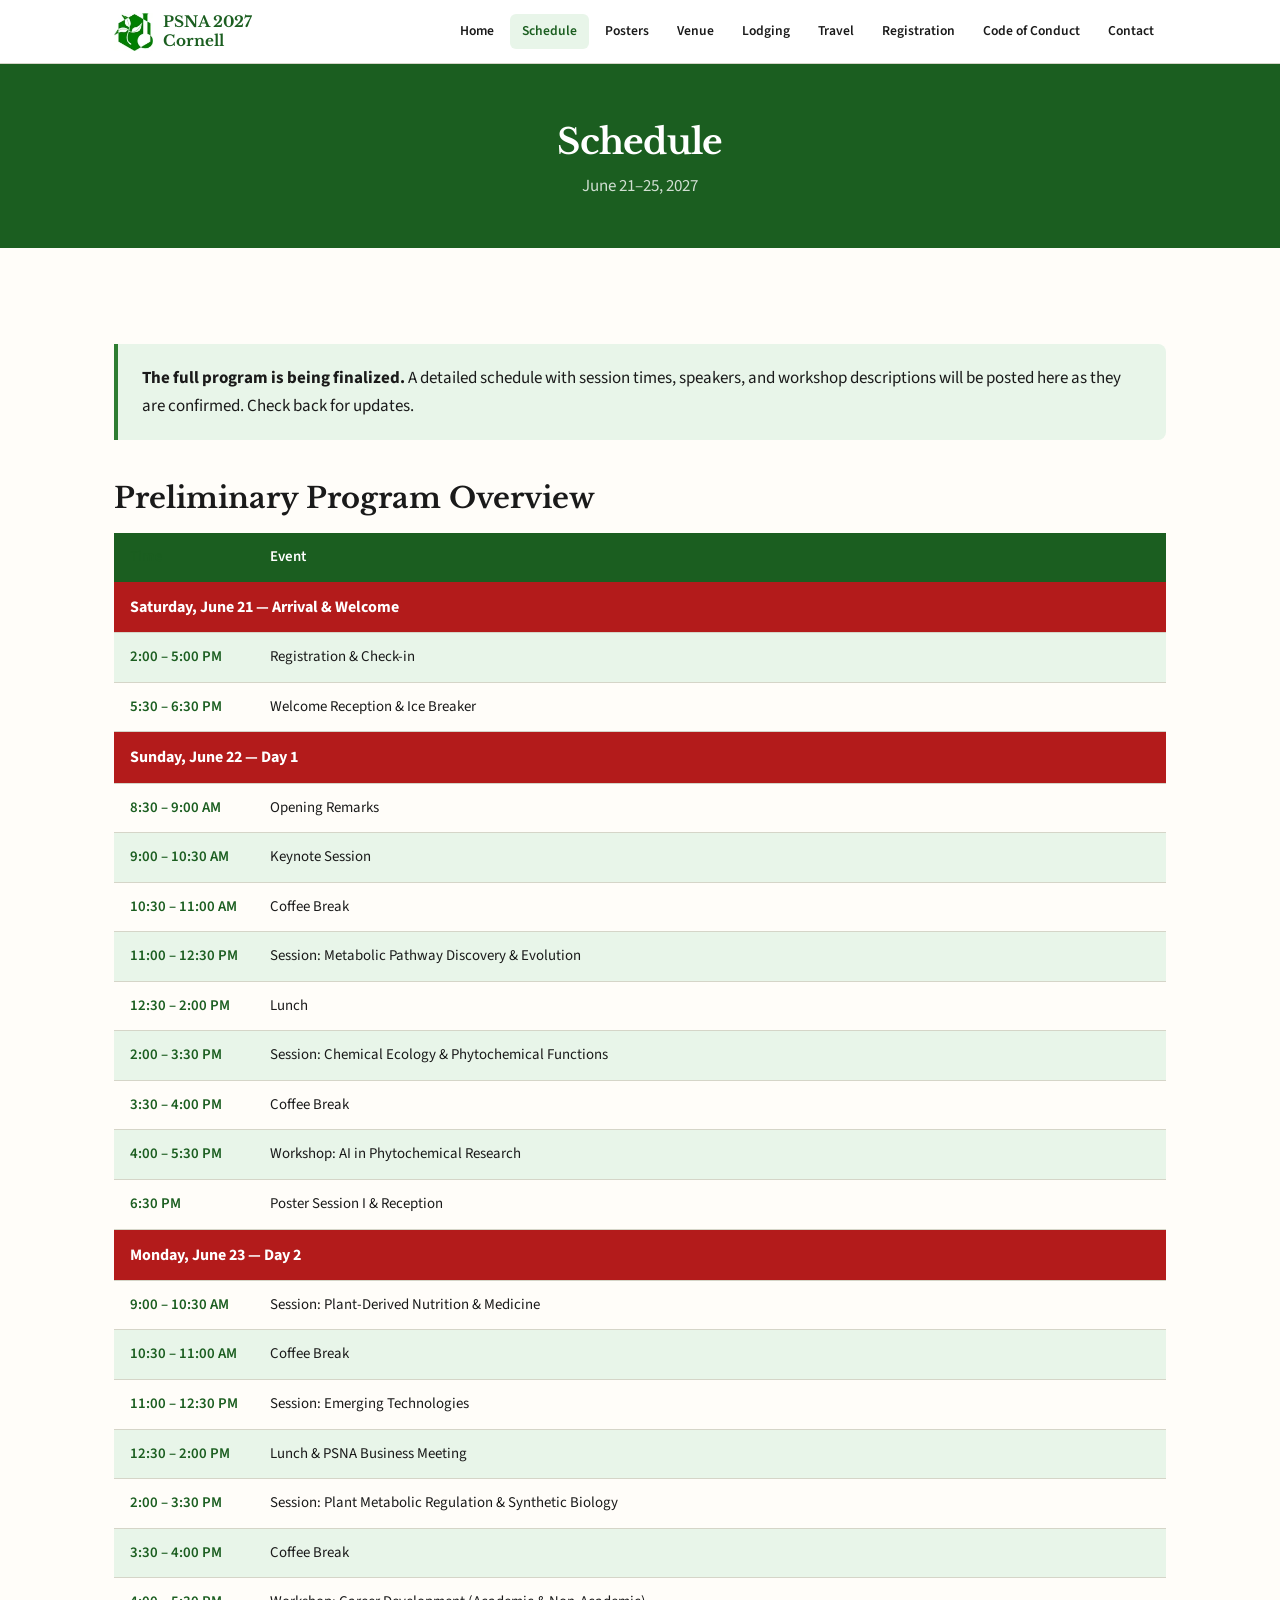
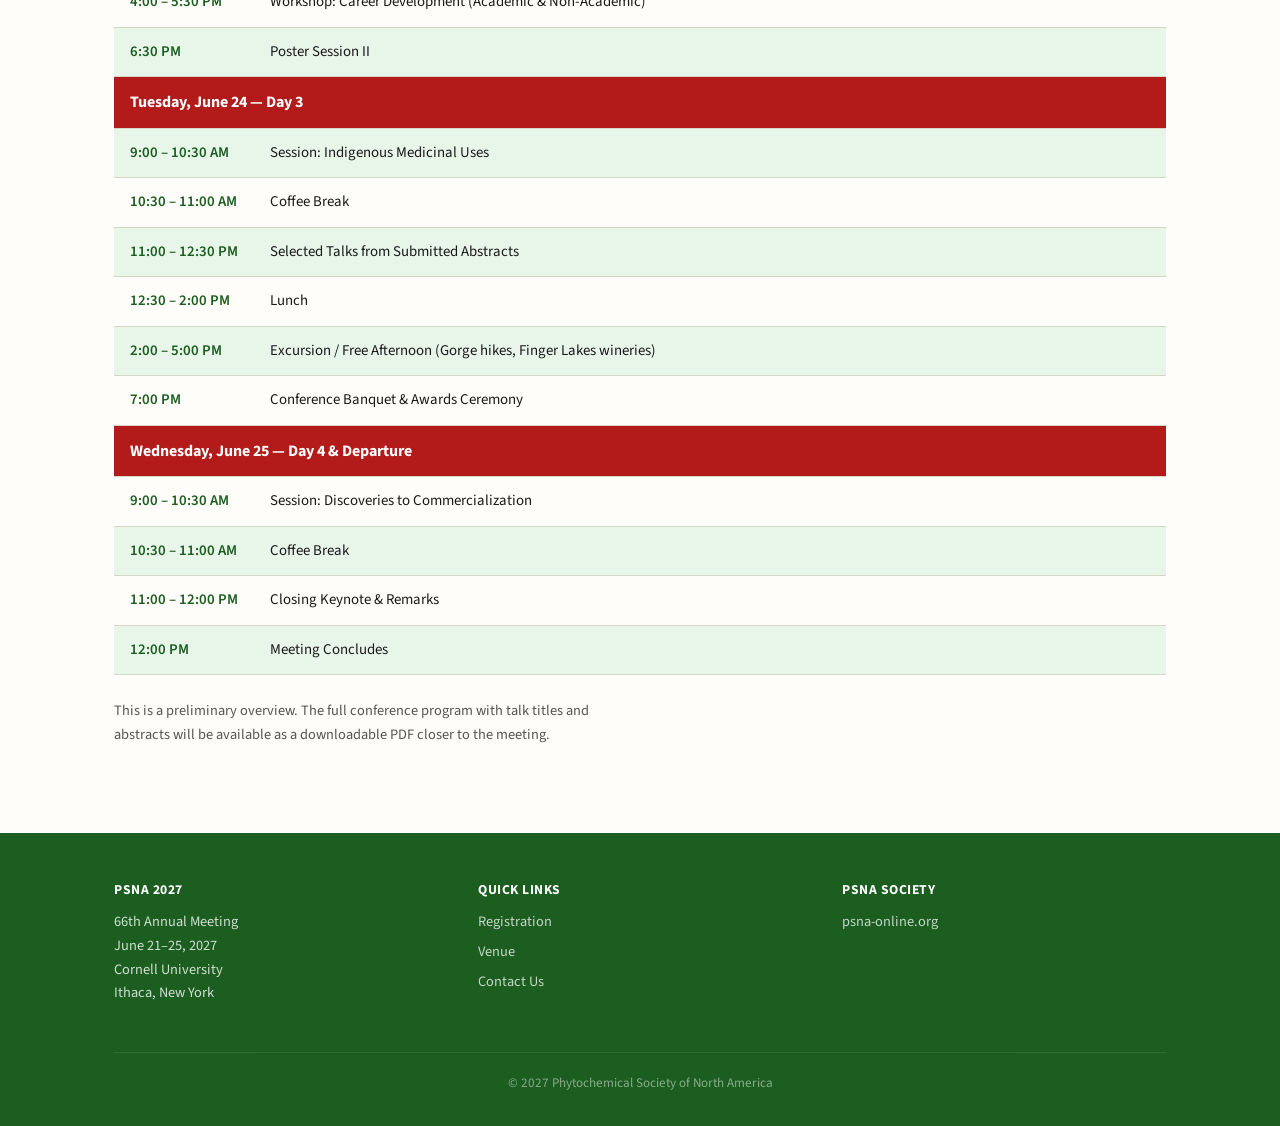
<file: schedule.html>
<!DOCTYPE html>
<html lang="en">
<head>
  <meta charset="UTF-8">
  <meta name="viewport" content="width=device-width, initial-scale=1.0">
  <title>Schedule – PSNA 2027 @ Cornell</title>
  <link rel="preconnect" href="https://fonts.googleapis.com">
  <link href="https://fonts.googleapis.com/css2?family=Libre+Baskerville:ital,wght@0,400;0,700;1,400&family=Source+Sans+3:wght@400;600;700&display=swap" rel="stylesheet">
  <link rel="stylesheet" href="css/style.css">
</head>
<body>

<nav class="site-nav">
  <div class="wrap">
    <a href="index.html" class="nav-brand">
      <img src="images/psna-logo.png" alt="PSNA Logo">
      <span>PSNA 2027<br>Cornell</span>
    </a>
    <button class="nav-toggle" aria-label="Menu" onclick="document.querySelector('.nav-links').classList.toggle('open')">
      <svg viewBox="0 0 24 24" fill="none" stroke-width="2" stroke-linecap="round"><line x1="3" y1="6" x2="21" y2="6"/><line x1="3" y1="12" x2="21" y2="12"/><line x1="3" y1="18" x2="21" y2="18"/></svg>
    </button>
    <ul class="nav-links">
      <li><a href="index.html">Home</a></li>
      <li><a href="schedule.html" class="active">Schedule</a></li>
      <li><a href="posters.html">Posters</a></li>
      <li><a href="venue.html">Venue</a></li>
      <li><a href="lodging.html">Lodging</a></li>
      <li><a href="travel.html">Travel</a></li>
      <li><a href="registration.html">Registration</a></li>
      <li><a href="code-of-conduct.html">Code of Conduct</a></li>
      <li><a href="contact.html">Contact</a></li>
    </ul>
  </div>
</nav>

<header class="page-header">
  <div class="wrap">
    <h1>Schedule</h1>
    <p>June 21–25, 2027</p>
  </div>
</header>

<section class="section">
  <div class="wrap">
    <div class="info-box">
      <strong>The full program is being finalized.</strong> A detailed schedule with session times, speakers, and workshop descriptions will be posted here as they are confirmed. Check back for updates.
    </div>

    <h2 style="margin-top:40px;">Preliminary Program Overview</h2>

    <div style="overflow-x:auto;">
    <table class="schedule-table">
      <thead>
        <tr><th class="time-col">Time</th><th>Event</th></tr>
      </thead>
      <tbody>
        <!-- Day 1 -->
        <tr class="day-header"><td colspan="2">Saturday, June 21 — Arrival &amp; Welcome</td></tr>
        <tr><td class="time-col">2:00 – 5:00 PM</td><td>Registration &amp; Check-in</td></tr>
        <tr><td class="time-col">5:30 – 6:30 PM</td><td>Welcome Reception &amp; Ice Breaker</td></tr>

        <!-- Day 2 -->
        <tr class="day-header"><td colspan="2">Sunday, June 22 — Day 1</td></tr>
        <tr><td class="time-col">8:30 – 9:00 AM</td><td>Opening Remarks</td></tr>
        <tr><td class="time-col">9:00 – 10:30 AM</td><td>Keynote Session</td></tr>
        <tr><td class="time-col">10:30 – 11:00 AM</td><td>Coffee Break</td></tr>
        <tr><td class="time-col">11:00 – 12:30 PM</td><td>Session: Metabolic Pathway Discovery &amp; Evolution</td></tr>
        <tr><td class="time-col">12:30 – 2:00 PM</td><td>Lunch</td></tr>
        <tr><td class="time-col">2:00 – 3:30 PM</td><td>Session: Chemical Ecology &amp; Phytochemical Functions</td></tr>
        <tr><td class="time-col">3:30 – 4:00 PM</td><td>Coffee Break</td></tr>
        <tr><td class="time-col">4:00 – 5:30 PM</td><td>Workshop: AI in Phytochemical Research</td></tr>
        <tr><td class="time-col">6:30 PM</td><td>Poster Session I &amp; Reception</td></tr>

        <!-- Day 3 -->
        <tr class="day-header"><td colspan="2">Monday, June 23 — Day 2</td></tr>
        <tr><td class="time-col">9:00 – 10:30 AM</td><td>Session: Plant-Derived Nutrition &amp; Medicine</td></tr>
        <tr><td class="time-col">10:30 – 11:00 AM</td><td>Coffee Break</td></tr>
        <tr><td class="time-col">11:00 – 12:30 PM</td><td>Session: Emerging Technologies</td></tr>
        <tr><td class="time-col">12:30 – 2:00 PM</td><td>Lunch &amp; PSNA Business Meeting</td></tr>
        <tr><td class="time-col">2:00 – 3:30 PM</td><td>Session: Plant Metabolic Regulation &amp; Synthetic Biology</td></tr>
        <tr><td class="time-col">3:30 – 4:00 PM</td><td>Coffee Break</td></tr>
        <tr><td class="time-col">4:00 – 5:30 PM</td><td>Workshop: Career Development (Academic &amp; Non-Academic)</td></tr>
        <tr><td class="time-col">6:30 PM</td><td>Poster Session II</td></tr>

        <!-- Day 4 -->
        <tr class="day-header"><td colspan="2">Tuesday, June 24 — Day 3</td></tr>
        <tr><td class="time-col">9:00 – 10:30 AM</td><td>Session: Indigenous Medicinal Uses</td></tr>
        <tr><td class="time-col">10:30 – 11:00 AM</td><td>Coffee Break</td></tr>
        <tr><td class="time-col">11:00 – 12:30 PM</td><td>Selected Talks from Submitted Abstracts</td></tr>
        <tr><td class="time-col">12:30 – 2:00 PM</td><td>Lunch</td></tr>
        <tr><td class="time-col">2:00 – 5:00 PM</td><td>Excursion / Free Afternoon (Gorge hikes, Finger Lakes wineries)</td></tr>
        <tr><td class="time-col">7:00 PM</td><td>Conference Banquet &amp; Awards Ceremony</td></tr>

        <!-- Day 5 -->
        <tr class="day-header"><td colspan="2">Wednesday, June 25 — Day 4 &amp; Departure</td></tr>
        <tr><td class="time-col">9:00 – 10:30 AM</td><td>Session: Discoveries to Commercialization</td></tr>
        <tr><td class="time-col">10:30 – 11:00 AM</td><td>Coffee Break</td></tr>
        <tr><td class="time-col">11:00 – 12:00 PM</td><td>Closing Keynote &amp; Remarks</td></tr>
        <tr><td class="time-col">12:00 PM</td><td>Meeting Concludes</td></tr>
      </tbody>
    </table>
    </div>

    <p style="margin-top:24px; color:var(--text-light); font-size:.9rem;">
      This is a preliminary overview. The full conference program with talk titles and abstracts will be available as a downloadable PDF closer to the meeting.
    </p>
  </div>
</section>

<footer class="site-footer">
  <div class="wrap">
    <div class="footer-grid">
      <div><h4>PSNA 2027</h4><p>66th Annual Meeting<br>June 21–25, 2027<br>Cornell University<br>Ithaca, New York</p></div>
      <div><h4>Quick Links</h4><ul class="footer-links"><li><a href="registration.html">Registration</a></li><li><a href="venue.html">Venue</a></li><li><a href="contact.html">Contact Us</a></li></ul></div>
      <div><h4>PSNA Society</h4><ul class="footer-links"><li><a href="https://psna-online.org/" target="_blank">psna-online.org</a></li></ul></div>
    </div>
    <div class="footer-bottom">&copy; 2027 Phytochemical Society of North America</div>
  </div>
</footer>

</body>
</html>
</file>
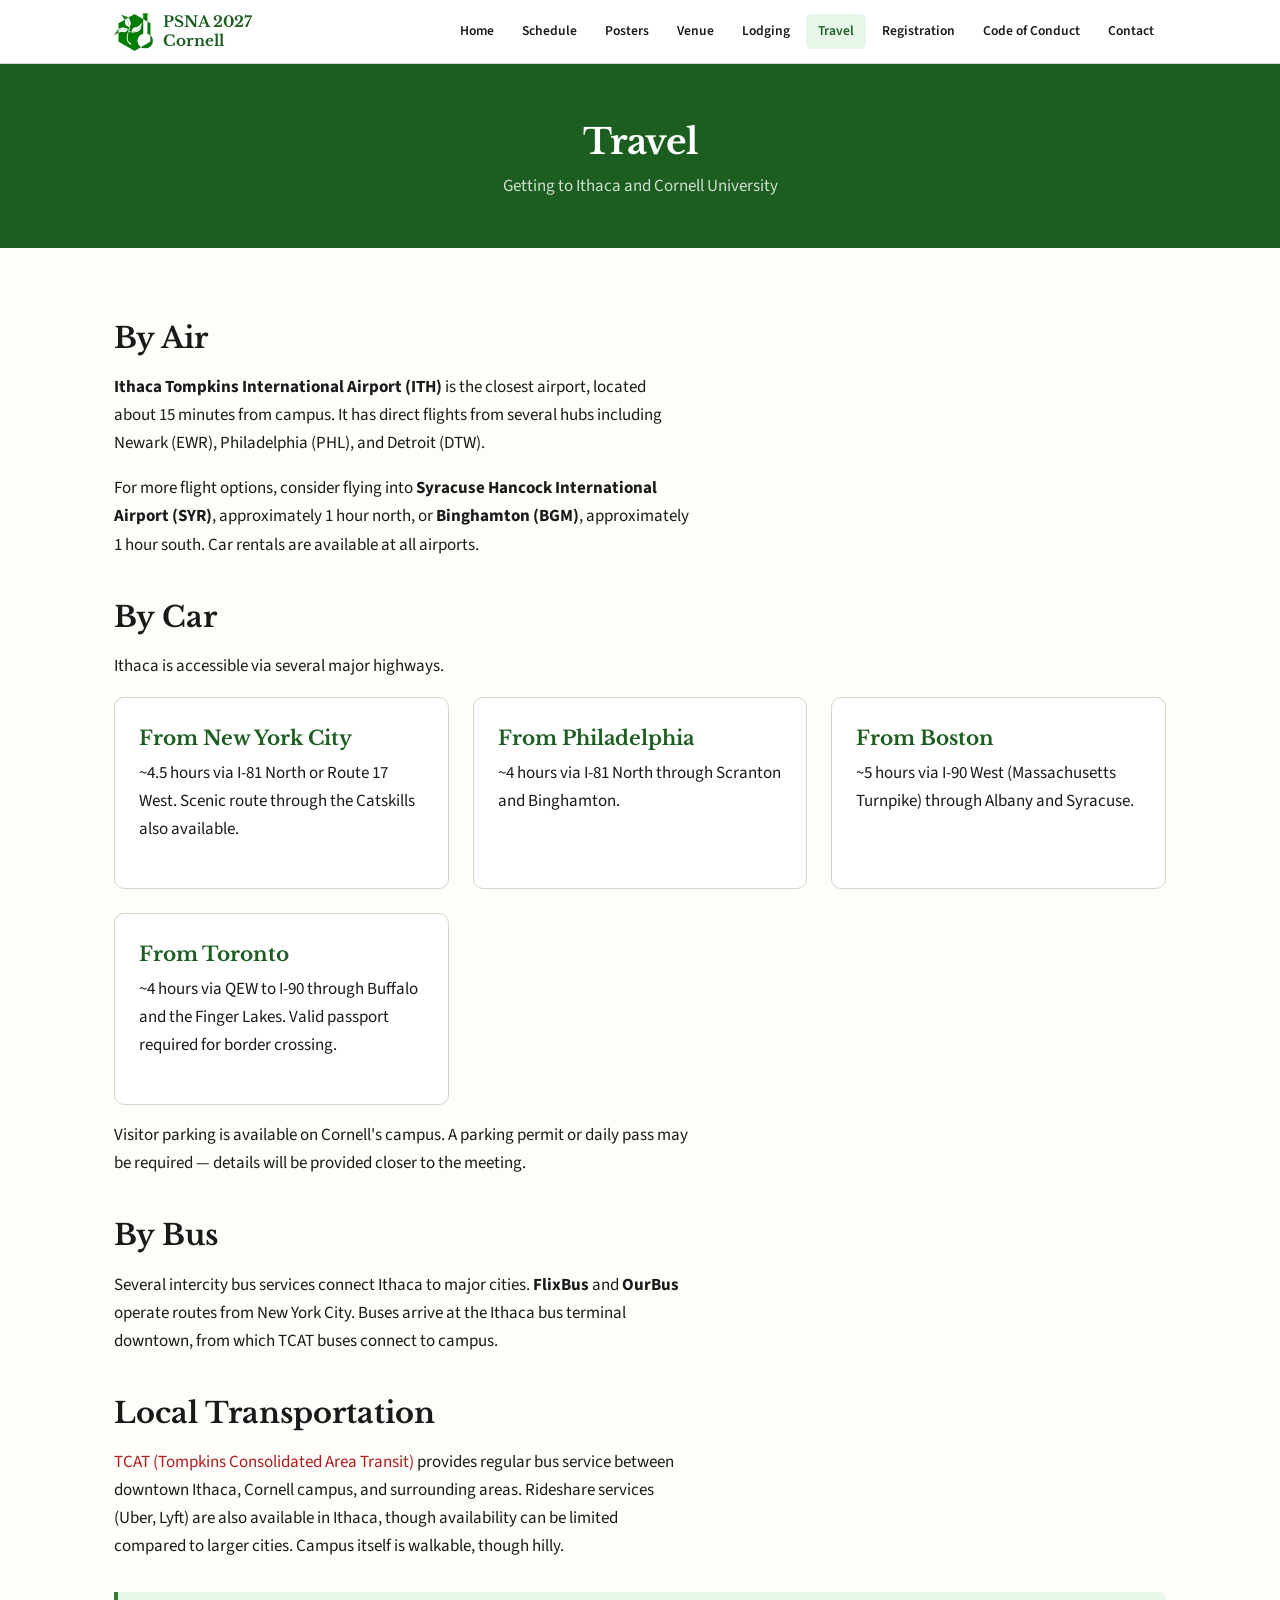
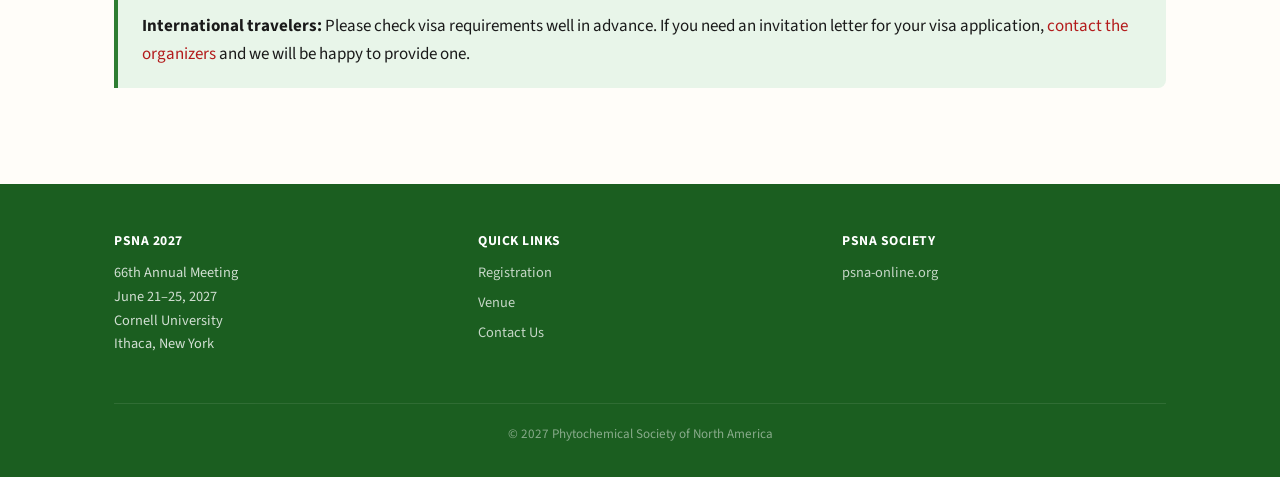
<file: travel.html>
<!DOCTYPE html>
<html lang="en">
<head>
  <meta charset="UTF-8">
  <meta name="viewport" content="width=device-width, initial-scale=1.0">
  <title>Travel – PSNA 2027 @ Cornell</title>
  <link rel="preconnect" href="https://fonts.googleapis.com">
  <link href="https://fonts.googleapis.com/css2?family=Libre+Baskerville:ital,wght@0,400;0,700;1,400&family=Source+Sans+3:wght@400;600;700&display=swap" rel="stylesheet">
  <link rel="stylesheet" href="css/style.css">
</head>
<body>

<nav class="site-nav">
  <div class="wrap">
    <a href="index.html" class="nav-brand"><img src="images/psna-logo.png" alt="PSNA Logo"><span>PSNA 2027<br>Cornell</span></a>
    <button class="nav-toggle" aria-label="Menu" onclick="document.querySelector('.nav-links').classList.toggle('open')">
      <svg viewBox="0 0 24 24" fill="none" stroke-width="2" stroke-linecap="round"><line x1="3" y1="6" x2="21" y2="6"/><line x1="3" y1="12" x2="21" y2="12"/><line x1="3" y1="18" x2="21" y2="18"/></svg>
    </button>
    <ul class="nav-links">
      <li><a href="index.html">Home</a></li><li><a href="schedule.html">Schedule</a></li><li><a href="posters.html">Posters</a></li>
      <li><a href="venue.html">Venue</a></li><li><a href="lodging.html">Lodging</a></li><li><a href="travel.html" class="active">Travel</a></li>
      <li><a href="registration.html">Registration</a></li><li><a href="code-of-conduct.html">Code of Conduct</a></li><li><a href="contact.html">Contact</a></li>
    </ul>
  </div>
</nav>

<header class="page-header">
  <div class="wrap">
    <h1>Travel</h1>
    <p>Getting to Ithaca and Cornell University</p>
  </div>
</header>

<section class="section">
  <div class="wrap">
    <h2>By Air</h2>
    <p>
      <strong>Ithaca Tompkins International Airport (ITH)</strong> is the closest airport, located about 15 minutes from campus. It has direct flights from several hubs including Newark (EWR), Philadelphia (PHL), and Detroit (DTW).
    </p>
    <p>
      For more flight options, consider flying into <strong>Syracuse Hancock International Airport (SYR)</strong>, approximately 1 hour north, or <strong>Binghamton (BGM)</strong>, approximately 1 hour south. Car rentals are available at all airports.
    </p>

    <h2 style="margin-top:40px;">By Car</h2>
    <p>Ithaca is accessible via several major highways.</p>
    <div class="card-grid" style="margin-top:16px;">
      <div class="card">
        <h3>From New York City</h3>
        <p>~4.5 hours via I-81 North or Route 17 West. Scenic route through the Catskills also available.</p>
      </div>
      <div class="card">
        <h3>From Philadelphia</h3>
        <p>~4 hours via I-81 North through Scranton and Binghamton.</p>
      </div>
      <div class="card">
        <h3>From Boston</h3>
        <p>~5 hours via I-90 West (Massachusetts Turnpike) through Albany and Syracuse.</p>
      </div>
      <div class="card">
        <h3>From Toronto</h3>
        <p>~4 hours via QEW to I-90 through Buffalo and the Finger Lakes. Valid passport required for border crossing.</p>
      </div>
    </div>
    <p style="margin-top:16px;">Visitor parking is available on Cornell's campus. A parking permit or daily pass may be required — details will be provided closer to the meeting.</p>

    <h2 style="margin-top:40px;">By Bus</h2>
    <p>
      Several intercity bus services connect Ithaca to major cities. <strong>FlixBus</strong> and <strong>OurBus</strong> operate routes from New York City. Buses arrive at the Ithaca bus terminal downtown, from which TCAT buses connect to campus.
    </p>

    <h2 style="margin-top:40px;">Local Transportation</h2>
    <p>
      <a href="https://tcatbus.com/" target="_blank">TCAT (Tompkins Consolidated Area Transit)</a> provides regular bus service between downtown Ithaca, Cornell campus, and surrounding areas. Rideshare services (Uber, Lyft) are also available in Ithaca, though availability can be limited compared to larger cities. Campus itself is walkable, though hilly.
    </p>

    <div class="info-box" style="margin-top:32px;">
      <strong>International travelers:</strong> Please check visa requirements well in advance. If you need an invitation letter for your visa application, <a href="contact.html">contact the organizers</a> and we will be happy to provide one.
    </div>
  </div>
</section>

<footer class="site-footer">
  <div class="wrap">
    <div class="footer-grid">
      <div><h4>PSNA 2027</h4><p>66th Annual Meeting<br>June 21–25, 2027<br>Cornell University<br>Ithaca, New York</p></div>
      <div><h4>Quick Links</h4><ul class="footer-links"><li><a href="registration.html">Registration</a></li><li><a href="venue.html">Venue</a></li><li><a href="contact.html">Contact Us</a></li></ul></div>
      <div><h4>PSNA Society</h4><ul class="footer-links"><li><a href="https://psna-online.org/" target="_blank">psna-online.org</a></li></ul></div>
    </div>
    <div class="footer-bottom">&copy; 2027 Phytochemical Society of North America</div>
  </div>
</footer>

</body>
</html>
</file>
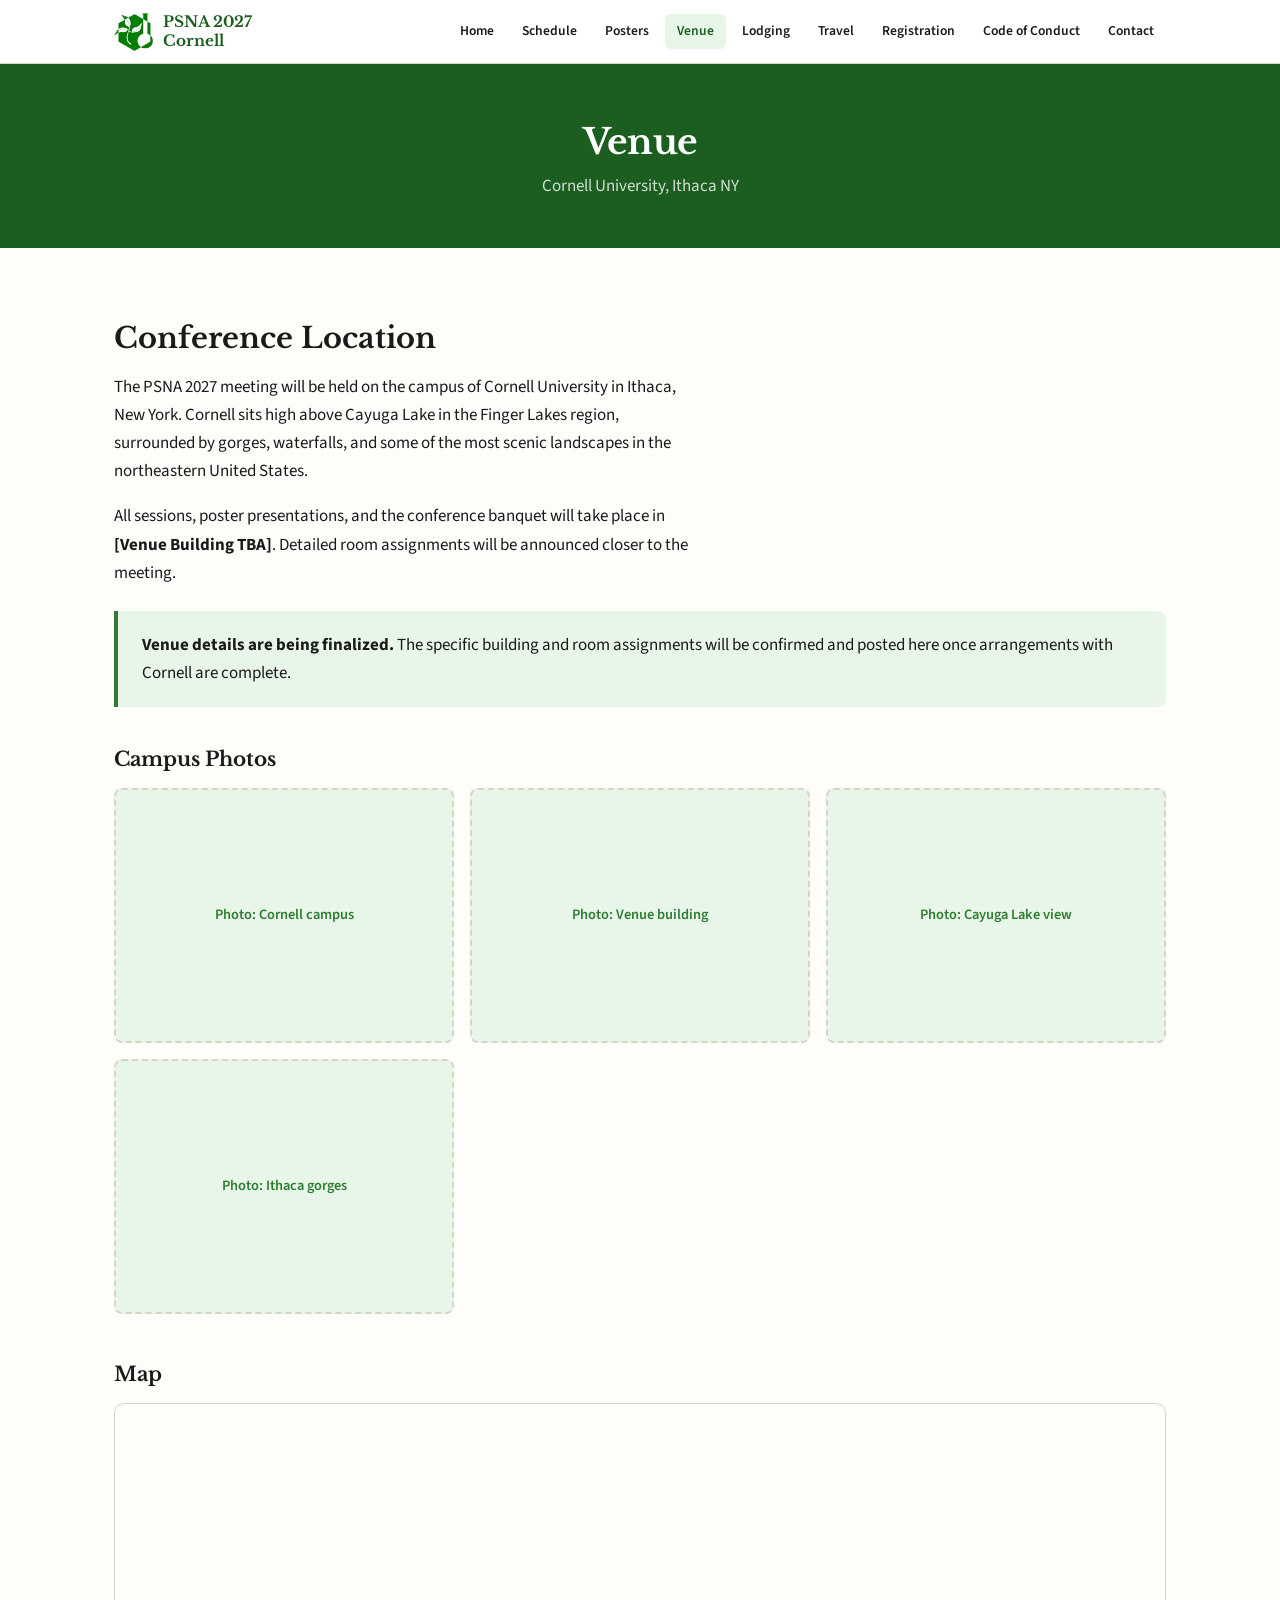
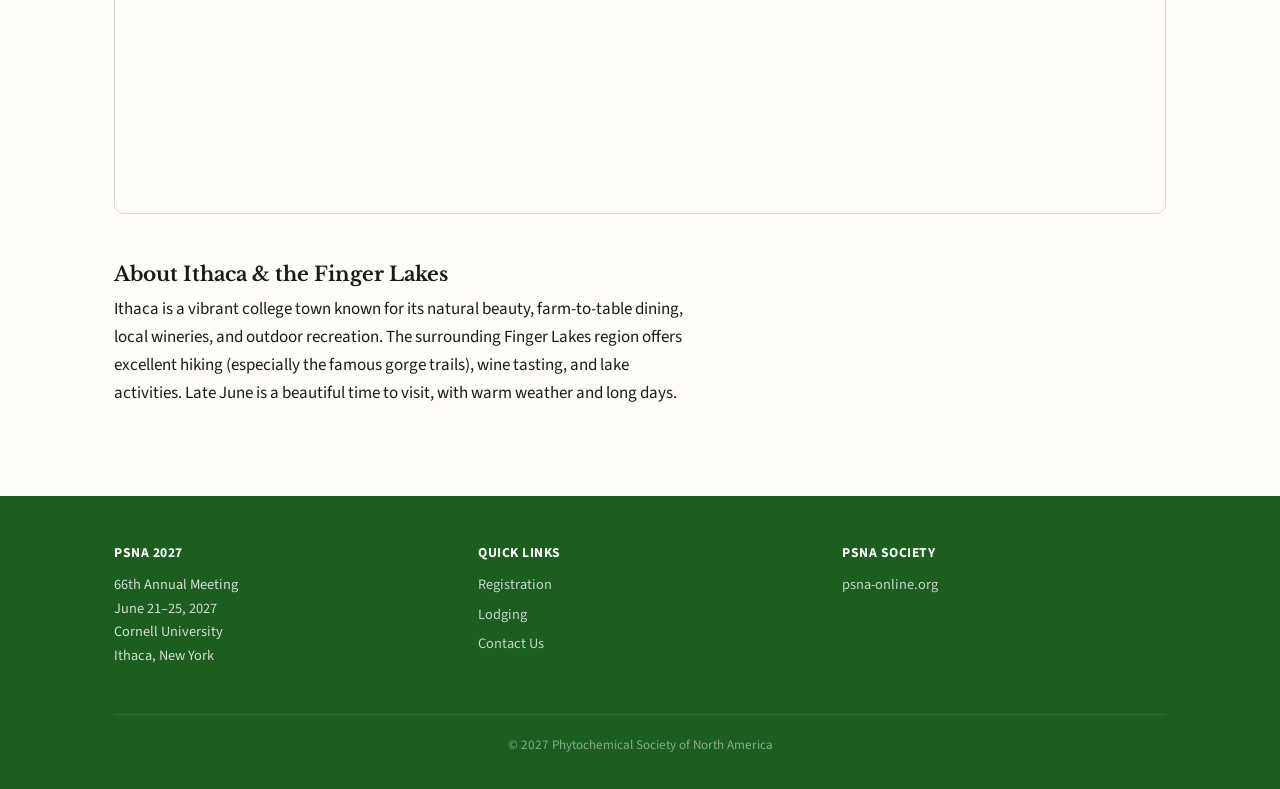
<file: venue.html>
<!DOCTYPE html>
<html lang="en">
<head>
  <meta charset="UTF-8">
  <meta name="viewport" content="width=device-width, initial-scale=1.0">
  <title>Venue – PSNA 2027 @ Cornell</title>
  <link rel="preconnect" href="https://fonts.googleapis.com">
  <link href="https://fonts.googleapis.com/css2?family=Libre+Baskerville:ital,wght@0,400;0,700;1,400&family=Source+Sans+3:wght@400;600;700&display=swap" rel="stylesheet">
  <link rel="stylesheet" href="css/style.css">
</head>
<body>

<nav class="site-nav">
  <div class="wrap">
    <a href="index.html" class="nav-brand"><img src="images/psna-logo.png" alt="PSNA Logo"><span>PSNA 2027<br>Cornell</span></a>
    <button class="nav-toggle" aria-label="Menu" onclick="document.querySelector('.nav-links').classList.toggle('open')">
      <svg viewBox="0 0 24 24" fill="none" stroke-width="2" stroke-linecap="round"><line x1="3" y1="6" x2="21" y2="6"/><line x1="3" y1="12" x2="21" y2="12"/><line x1="3" y1="18" x2="21" y2="18"/></svg>
    </button>
    <ul class="nav-links">
      <li><a href="index.html">Home</a></li><li><a href="schedule.html">Schedule</a></li><li><a href="posters.html">Posters</a></li>
      <li><a href="venue.html" class="active">Venue</a></li><li><a href="lodging.html">Lodging</a></li><li><a href="travel.html">Travel</a></li>
      <li><a href="registration.html">Registration</a></li><li><a href="code-of-conduct.html">Code of Conduct</a></li><li><a href="contact.html">Contact</a></li>
    </ul>
  </div>
</nav>

<header class="page-header">
  <div class="wrap">
    <h1>Venue</h1>
    <p>Cornell University, Ithaca NY</p>
  </div>
</header>

<section class="section">
  <div class="wrap">
    <h2>Conference Location</h2>
    <p>
      The PSNA 2027 meeting will be held on the campus of Cornell University in Ithaca, New York. Cornell sits high above Cayuga Lake in the Finger Lakes region, surrounded by gorges, waterfalls, and some of the most scenic landscapes in the northeastern United States.
    </p>
    <p>
      All sessions, poster presentations, and the conference banquet will take place in <strong>[Venue Building TBA]</strong>. Detailed room assignments will be announced closer to the meeting.
    </p>

    <div class="info-box">
      <strong>Venue details are being finalized.</strong> The specific building and room assignments will be confirmed and posted here once arrangements with Cornell are complete.
    </div>

    <h3 style="margin-top:40px;">Campus Photos</h3>
    <div class="gallery-grid" style="margin-top:16px;">
      <div class="gallery-placeholder">Photo: Cornell campus</div>
      <div class="gallery-placeholder">Photo: Venue building</div>
      <div class="gallery-placeholder">Photo: Cayuga Lake view</div>
      <div class="gallery-placeholder">Photo: Ithaca gorges</div>
    </div>

    <h3 style="margin-top:48px;">Map</h3>
    <div style="margin-top:16px; border-radius:10px; overflow:hidden; border:1px solid var(--border);">
      <iframe
        src="https://maps.google.com/maps?q=Cornell+University+Ithaca+NY&t=&z=14&ie=UTF8&iwloc=&output=embed"
        width="100%" height="400" style="border:0;" allowfullscreen loading="lazy"
        referrerpolicy="no-referrer-when-downgrade" title="Cornell University Map"></iframe>
    </div>

    <h3 style="margin-top:48px;">About Ithaca &amp; the Finger Lakes</h3>
    <p>
      Ithaca is a vibrant college town known for its natural beauty, farm-to-table dining, local wineries, and outdoor recreation. The surrounding Finger Lakes region offers excellent hiking (especially the famous gorge trails), wine tasting, and lake activities. Late June is a beautiful time to visit, with warm weather and long days.
    </p>
  </div>
</section>

<footer class="site-footer">
  <div class="wrap">
    <div class="footer-grid">
      <div><h4>PSNA 2027</h4><p>66th Annual Meeting<br>June 21–25, 2027<br>Cornell University<br>Ithaca, New York</p></div>
      <div><h4>Quick Links</h4><ul class="footer-links"><li><a href="registration.html">Registration</a></li><li><a href="lodging.html">Lodging</a></li><li><a href="contact.html">Contact Us</a></li></ul></div>
      <div><h4>PSNA Society</h4><ul class="footer-links"><li><a href="https://psna-online.org/" target="_blank">psna-online.org</a></li></ul></div>
    </div>
    <div class="footer-bottom">&copy; 2027 Phytochemical Society of North America</div>
  </div>
</footer>

</body>
</html>
</file>
<file: css/style.css>
/* ===== PSNA 2027 @ Cornell — Shared Styles ===== */

/* --- Reset & base --- */
*, *::before, *::after { box-sizing: border-box; margin: 0; padding: 0; }

:root {
  --carnelian: #B31B1B;
  --carnelian-dark: #8C1515;
  --green-deep: #1B5E20;
  --green-mid: #2E7D32;
  --green-light: #4CAF50;
  --green-pale: #E8F5E9;
  --cream: #FAFAF5;
  --warm-white: #FFFDF9;
  --text: #1A1A1A;
  --text-light: #555;
  --border: #D5D5C8;
  --shadow: rgba(0,0,0,.08);
  --max-width: 1100px;
  --nav-height: 64px;
}

html { scroll-behavior: smooth; }

body {
  font-family: 'Source Sans 3', 'Source Sans Pro', -apple-system, BlinkMacSystemFont, 'Segoe UI', sans-serif;
  color: var(--text);
  background: var(--warm-white);
  line-height: 1.65;
  font-size: 17px;
  -webkit-font-smoothing: antialiased;
}

img { max-width: 100%; height: auto; display: block; }
a { color: var(--carnelian); text-decoration: none; }
a:hover { text-decoration: underline; }

/* --- Typography --- */
h1, h2, h3, h4 {
  font-family: 'Libre Baskerville', 'Georgia', serif;
  font-weight: 700;
  line-height: 1.25;
  color: var(--text);
}
h1 { font-size: 2.8rem; letter-spacing: -.02em; }
h2 { font-size: 1.8rem; margin-bottom: .6em; }
h3 { font-size: 1.25rem; margin-bottom: .4em; }
p  { margin-bottom: 1em; max-width: 72ch; }

/* --- Layout helpers --- */
.wrap {
  max-width: var(--max-width);
  margin: 0 auto;
  padding: 0 24px;
}
.section {
  padding: 72px 0;
}
.section--alt {
  background: var(--green-pale);
}
.section--dark {
  background: var(--green-deep);
  color: #fff;
}
.section--dark h2,
.section--dark h3,
.section--dark a { color: #fff; }

/* --- Navigation --- */
.site-nav {
  position: sticky;
  top: 0;
  z-index: 100;
  background: #fff;
  border-bottom: 1px solid var(--border);
  height: var(--nav-height);
}
.site-nav .wrap {
  display: flex;
  align-items: center;
  height: 100%;
  gap: 16px;
}
.nav-brand {
  display: flex;
  align-items: center;
  gap: 10px;
  flex-shrink: 0;
  text-decoration: none;
}
.nav-brand img {
  height: 38px;
  width: auto;
}
.nav-brand span {
  font-family: 'Libre Baskerville', Georgia, serif;
  font-weight: 700;
  font-size: .95rem;
  color: var(--green-deep);
  line-height: 1.2;
}
.nav-links {
  display: flex;
  gap: 4px;
  list-style: none;
  margin-left: auto;
  flex-wrap: wrap;
}
.nav-links a {
  display: block;
  padding: 6px 12px;
  font-size: .85rem;
  font-weight: 600;
  color: var(--text);
  border-radius: 6px;
  text-decoration: none;
  transition: background .15s;
}
.nav-links a:hover,
.nav-links a.active {
  background: var(--green-pale);
  color: var(--green-deep);
  text-decoration: none;
}

/* Hamburger (mobile) */
.nav-toggle { display: none; background: none; border: none; cursor: pointer; padding: 8px; }
.nav-toggle svg { width: 24px; height: 24px; stroke: var(--text); }

/* --- Hero --- */
.hero {
  position: relative;
  background: linear-gradient(145deg, var(--green-deep) 0%, #0D3B12 60%, var(--carnelian-dark) 100%);
  color: #fff;
  overflow: hidden;
  padding: 100px 0 80px;
  text-align: center;
}
.hero::before {
  content: '';
  position: absolute;
  inset: 0;
  background:
    radial-gradient(ellipse at 20% 80%, rgba(46,125,50,.3) 0%, transparent 60%),
    radial-gradient(ellipse at 80% 20%, rgba(179,27,27,.15) 0%, transparent 50%);
  pointer-events: none;
}
.hero h1, .hero h2, .hero h3, .hero p { color: #fff; position: relative; }
.hero .overline {
  font-family: 'Source Sans 3', sans-serif;
  font-size: .95rem;
  font-weight: 600;
  letter-spacing: .08em;
  text-transform: uppercase;
  opacity: .85;
  margin-bottom: 12px;
}
.hero h1 {
  font-size: clamp(2.4rem, 5vw, 4rem);
  margin-bottom: 16px;
}
.hero .subtitle {
  font-family: 'Libre Baskerville', Georgia, serif;
  font-size: 1.3rem;
  font-weight: 400;
  opacity: .9;
  margin-bottom: 8px;
}
.hero .date-loc {
  font-size: 1.1rem;
  opacity: .8;
  margin-bottom: 32px;
}
.hero .cta-row {
  display: flex;
  gap: 16px;
  justify-content: center;
  flex-wrap: wrap;
}

/* --- Buttons --- */
.btn {
  display: inline-block;
  padding: 12px 28px;
  font-size: .95rem;
  font-weight: 600;
  border-radius: 6px;
  text-decoration: none;
  transition: background .15s, transform .1s;
  cursor: pointer;
  border: none;
}
.btn:hover { text-decoration: none; transform: translateY(-1px); }
.btn--primary {
  background: var(--carnelian);
  color: #fff;
}
.btn--primary:hover { background: var(--carnelian-dark); }
.btn--outline {
  background: transparent;
  color: #fff;
  border: 2px solid rgba(255,255,255,.5);
}
.btn--outline:hover { border-color: #fff; background: rgba(255,255,255,.1); }
.btn--green {
  background: var(--green-mid);
  color: #fff;
}
.btn--green:hover { background: var(--green-deep); }

/* --- Cards grid --- */
.card-grid {
  display: grid;
  grid-template-columns: repeat(auto-fit, minmax(280px, 1fr));
  gap: 24px;
}
.card {
  background: #fff;
  border-radius: 10px;
  padding: 28px 24px;
  border: 1px solid var(--border);
  transition: box-shadow .2s;
}
.card:hover {
  box-shadow: 0 4px 20px var(--shadow);
}
.card h3 {
  color: var(--green-deep);
}
.card .icon {
  font-size: 1.6rem;
  margin-bottom: 12px;
  display: block;
}

/* --- Topic pills --- */
.pill-list {
  display: flex;
  flex-wrap: wrap;
  gap: 10px;
  list-style: none;
}
.pill-list li {
  background: var(--green-pale);
  color: var(--green-deep);
  padding: 6px 16px;
  border-radius: 20px;
  font-size: .9rem;
  font-weight: 600;
}

/* --- Speaker grid --- */
.speaker-grid {
  display: grid;
  grid-template-columns: repeat(auto-fill, minmax(180px, 1fr));
  gap: 24px;
}
.speaker {
  text-align: center;
}
.speaker-photo {
  width: 130px;
  height: 130px;
  border-radius: 50%;
  object-fit: cover;
  margin: 0 auto 12px;
  background: var(--green-pale);
  border: 3px solid var(--border);
}
.speaker h4 {
  font-family: 'Source Sans 3', sans-serif;
  font-size: .95rem;
  font-weight: 700;
}
.speaker p {
  font-size: .82rem;
  color: var(--text-light);
  margin-bottom: 0;
}

/* --- Important dates --- */
.date-list {
  list-style: none;
  max-width: 700px;
}
.date-list li {
  display: flex;
  gap: 16px;
  padding: 14px 0;
  border-bottom: 1px solid var(--border);
  align-items: baseline;
}
.date-list .dl-date {
  flex-shrink: 0;
  width: 140px;
  font-weight: 700;
  color: var(--carnelian);
  font-size: .9rem;
}
.date-list .dl-desc {
  font-size: .95rem;
}

/* --- Schedule table --- */
.schedule-table {
  width: 100%;
  border-collapse: collapse;
  font-size: .93rem;
}
.schedule-table th {
  text-align: left;
  padding: 12px 16px;
  background: var(--green-deep);
  color: #fff;
  font-weight: 600;
}
.schedule-table td {
  padding: 12px 16px;
  border-bottom: 1px solid var(--border);
  vertical-align: top;
}
.schedule-table tr:nth-child(even) { background: var(--green-pale); }
.schedule-table .time-col { width: 120px; font-weight: 600; white-space: nowrap; color: var(--green-deep); }
.day-header {
  background: var(--carnelian) !important;
  color: #fff;
  font-weight: 700;
  font-size: 1rem;
}
.day-header td { color: #fff; }

/* --- Page header (inner pages) --- */
.page-header {
  background: var(--green-deep);
  color: #fff;
  padding: 56px 0 48px;
  text-align: center;
}
.page-header h1 { color: #fff; font-size: 2.2rem; margin-bottom: 8px; }
.page-header p  { color: rgba(255,255,255,.8); margin: 0 auto; }

/* --- Info box --- */
.info-box {
  background: var(--green-pale);
  border-left: 4px solid var(--green-mid);
  padding: 20px 24px;
  border-radius: 0 8px 8px 0;
  margin: 24px 0;
}

/* --- Venue gallery placeholder --- */
.gallery-grid {
  display: grid;
  grid-template-columns: repeat(auto-fill, minmax(260px, 1fr));
  gap: 16px;
}
.gallery-placeholder {
  aspect-ratio: 4/3;
  background: var(--green-pale);
  border-radius: 8px;
  display: flex;
  align-items: center;
  justify-content: center;
  color: var(--green-mid);
  font-size: .9rem;
  font-weight: 600;
  border: 2px dashed var(--border);
}

/* --- Registration pricing --- */
.pricing-grid {
  display: grid;
  grid-template-columns: repeat(auto-fit, minmax(220px, 1fr));
  gap: 20px;
}
.pricing-card {
  background: #fff;
  border: 2px solid var(--border);
  border-radius: 10px;
  padding: 32px 24px;
  text-align: center;
}
.pricing-card.featured {
  border-color: var(--green-mid);
  box-shadow: 0 0 0 3px var(--green-pale);
}
.pricing-card .price {
  font-size: 2rem;
  font-weight: 700;
  color: var(--green-deep);
  margin: 8px 0 4px;
  font-family: 'Source Sans 3', sans-serif;
}
.pricing-card .price-note {
  font-size: .85rem;
  color: var(--text-light);
  margin-bottom: 16px;
}

/* --- Footer --- */
.site-footer {
  background: var(--green-deep);
  color: rgba(255,255,255,.8);
  padding: 48px 0 32px;
  font-size: .9rem;
}
.footer-grid {
  display: grid;
  grid-template-columns: 1fr 1fr 1fr;
  gap: 40px;
  margin-bottom: 32px;
}
.site-footer h4 {
  color: #fff;
  font-family: 'Source Sans 3', sans-serif;
  font-size: .85rem;
  font-weight: 700;
  letter-spacing: .04em;
  text-transform: uppercase;
  margin-bottom: 12px;
}
.site-footer a { color: rgba(255,255,255,.75); }
.site-footer a:hover { color: #fff; }
.footer-links { list-style: none; }
.footer-links li { margin-bottom: 6px; }
.footer-bottom {
  border-top: 1px solid rgba(255,255,255,.15);
  padding-top: 20px;
  text-align: center;
  font-size: .82rem;
  opacity: .6;
}

/* --- Responsive --- */
@media (max-width: 820px) {
  .nav-links { display: none; }
  .nav-links.open {
    display: flex;
    flex-direction: column;
    position: absolute;
    top: var(--nav-height);
    left: 0; right: 0;
    background: #fff;
    border-bottom: 1px solid var(--border);
    padding: 16px 24px;
    box-shadow: 0 8px 24px var(--shadow);
  }
  .nav-toggle { display: block; margin-left: auto; }
  .hero { padding: 64px 0 56px; }
  h1 { font-size: 2rem; }
  .footer-grid { grid-template-columns: 1fr; gap: 24px; }
  .date-list li { flex-direction: column; gap: 4px; }
  .date-list .dl-date { width: auto; }
}
</file>
